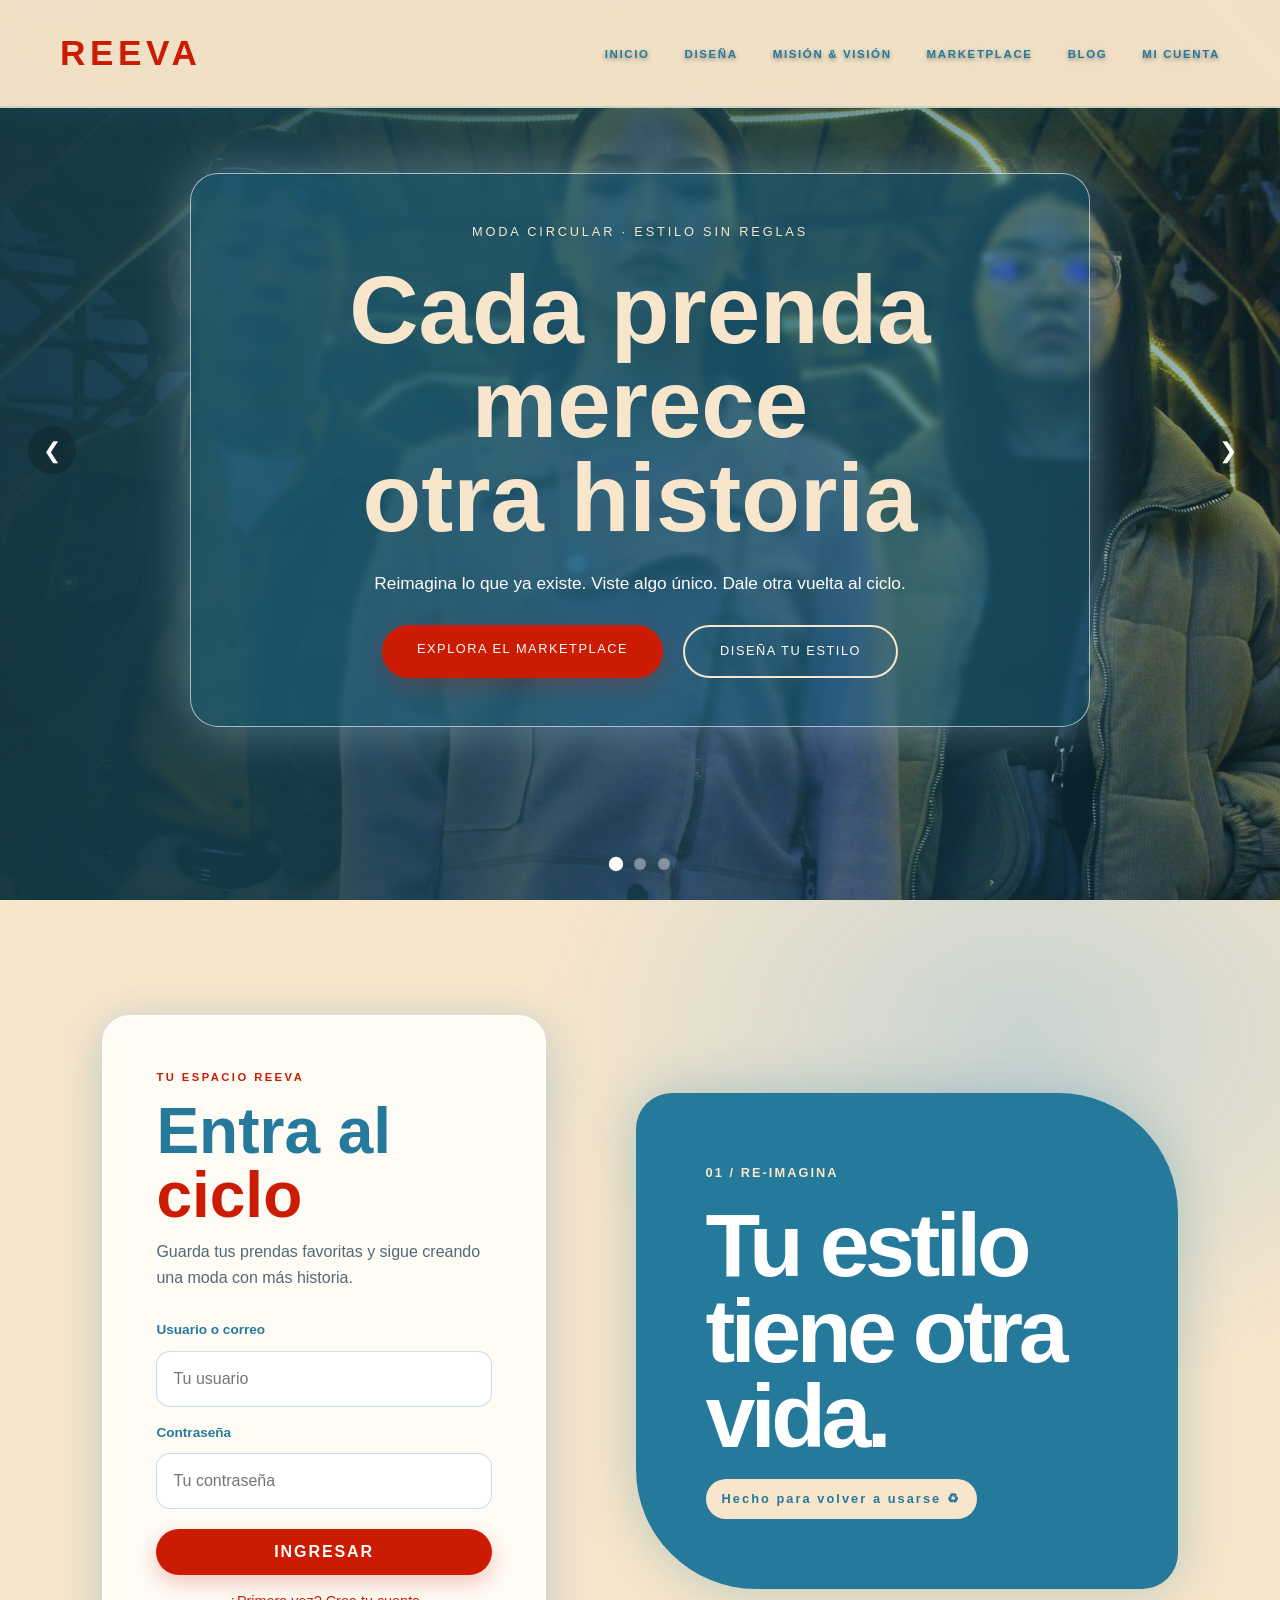
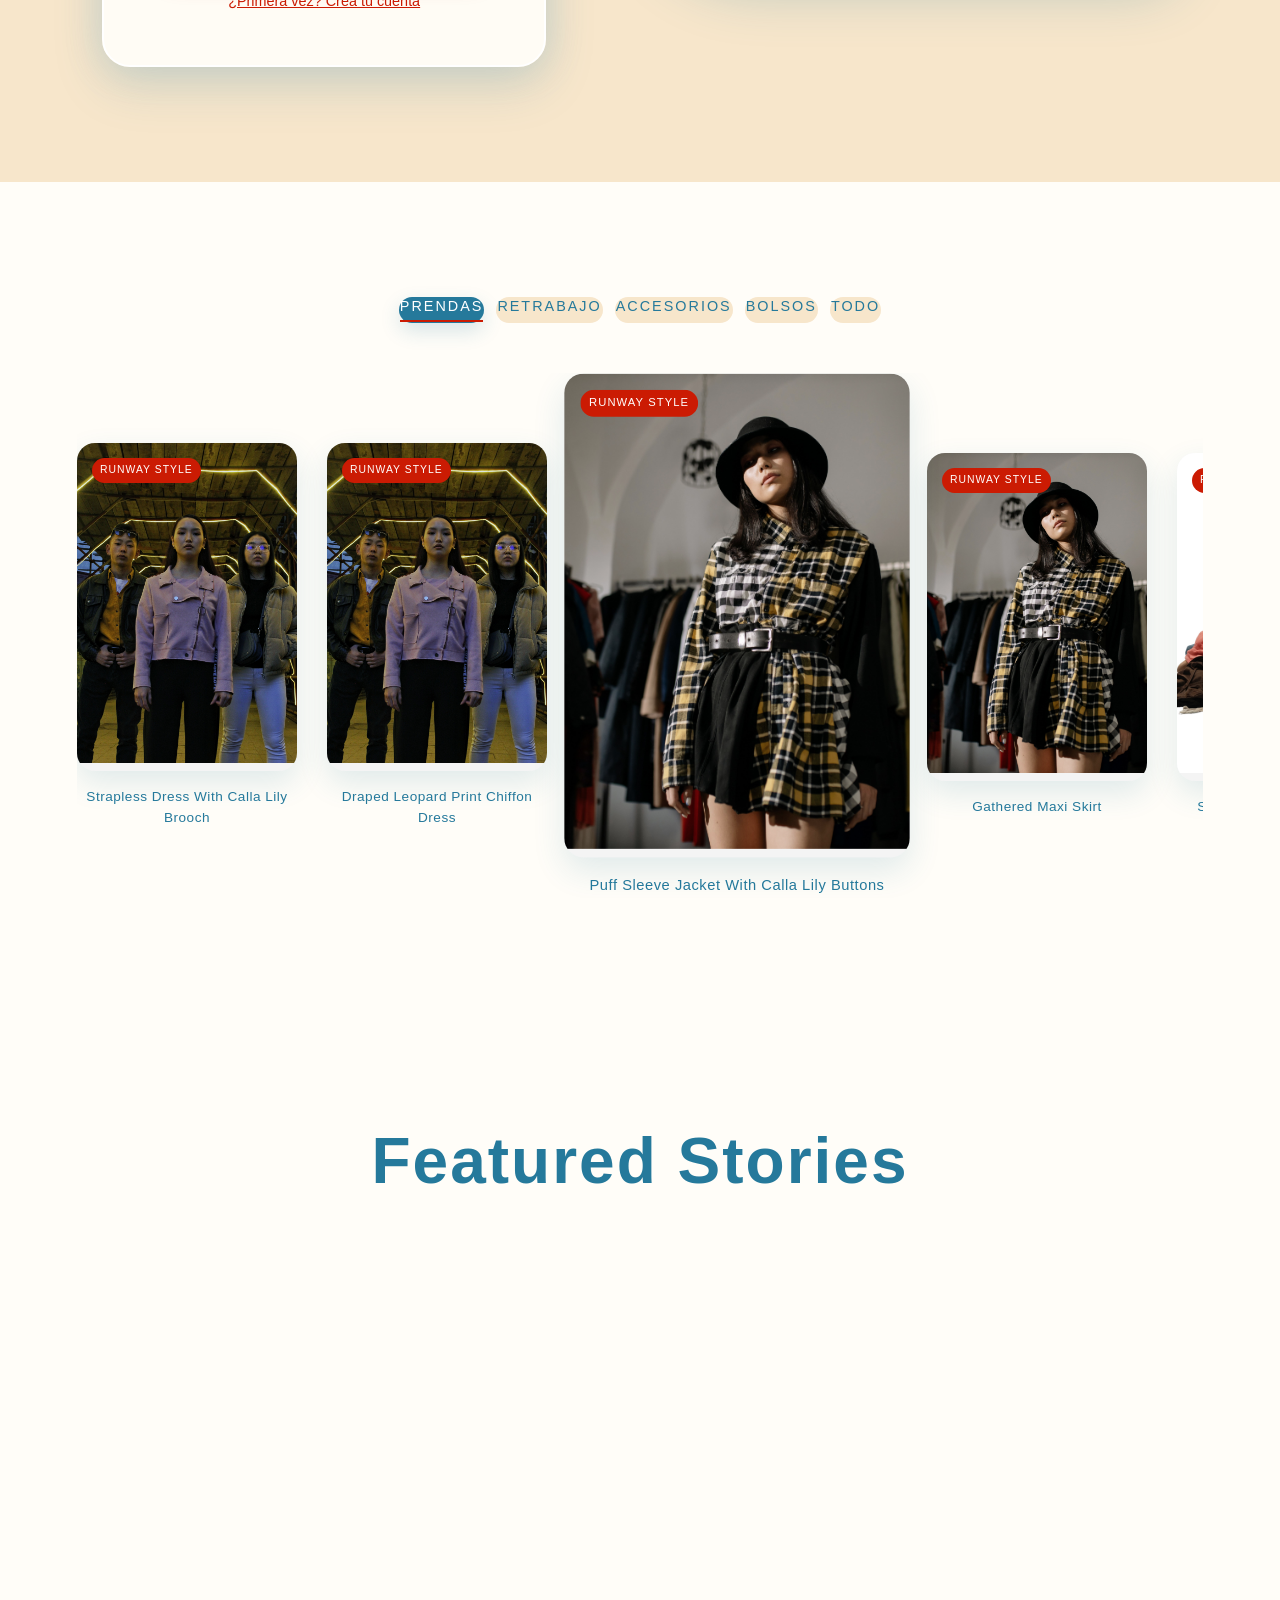
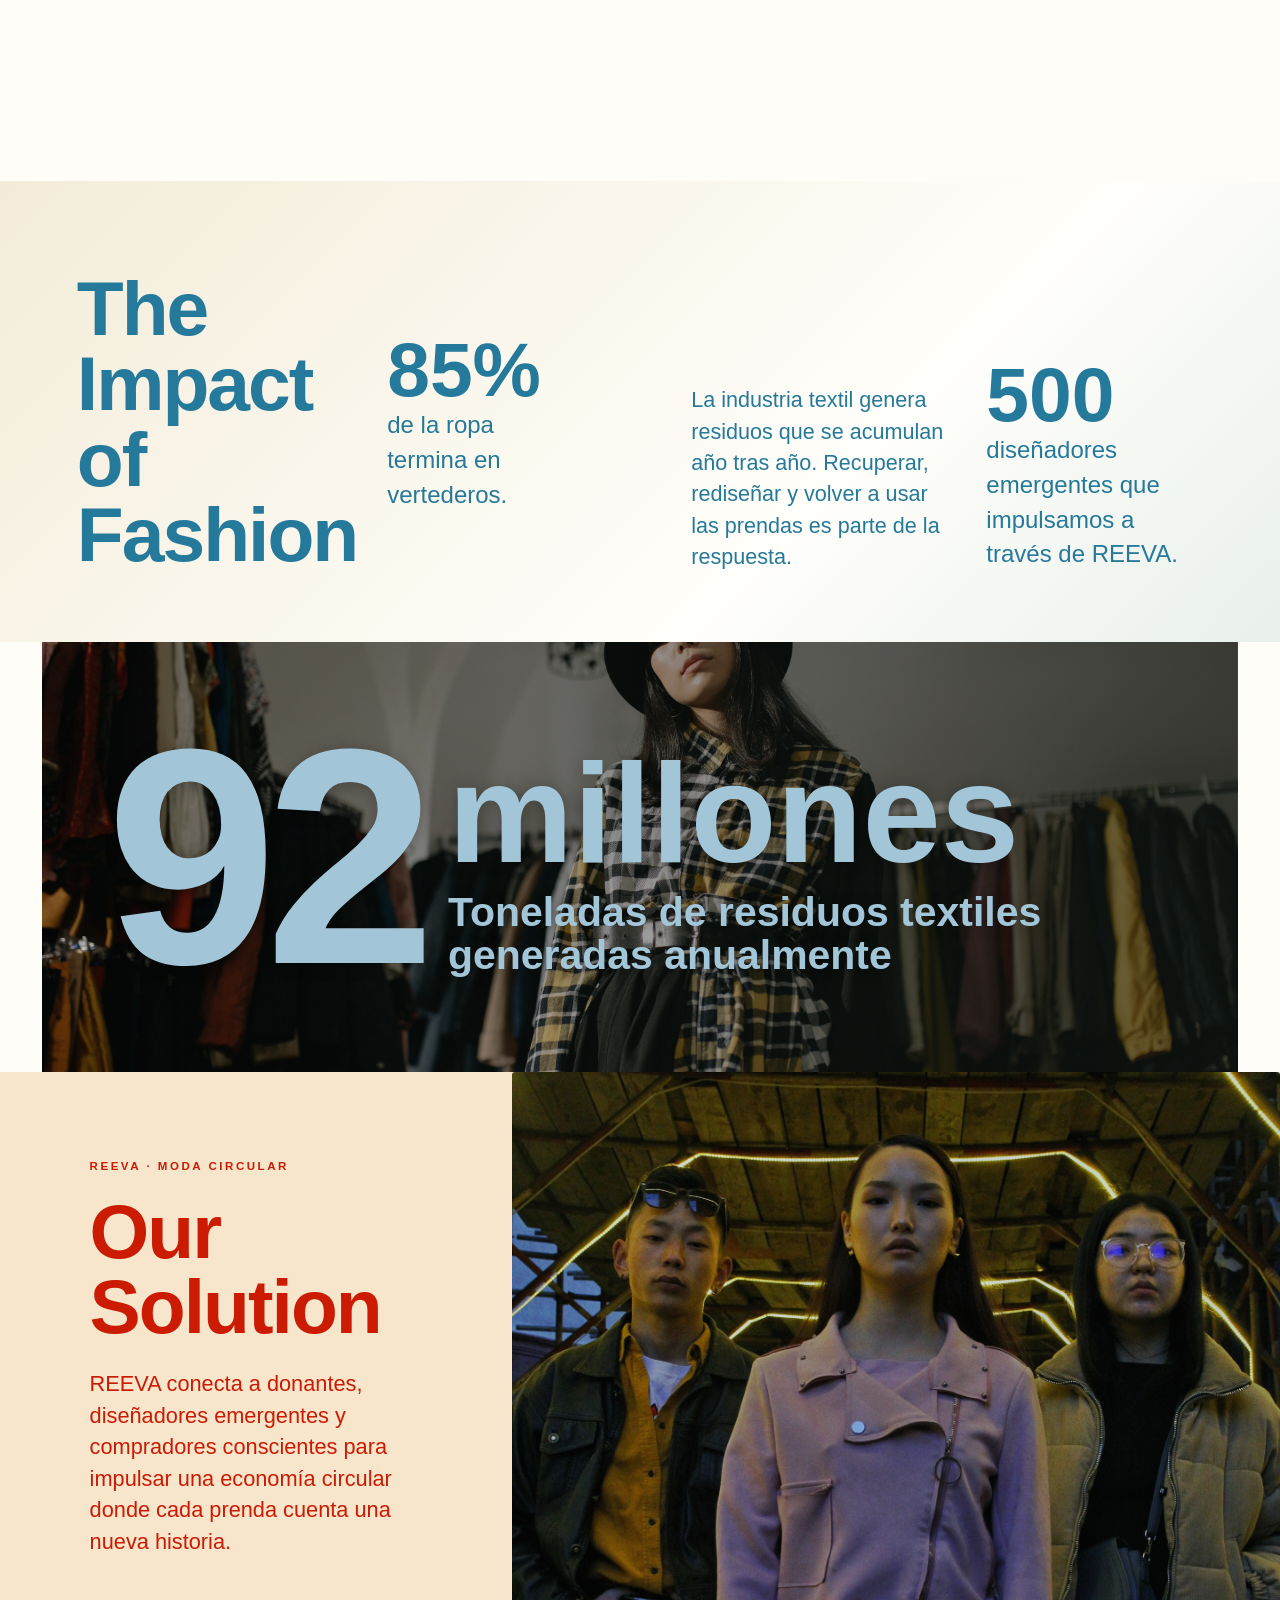
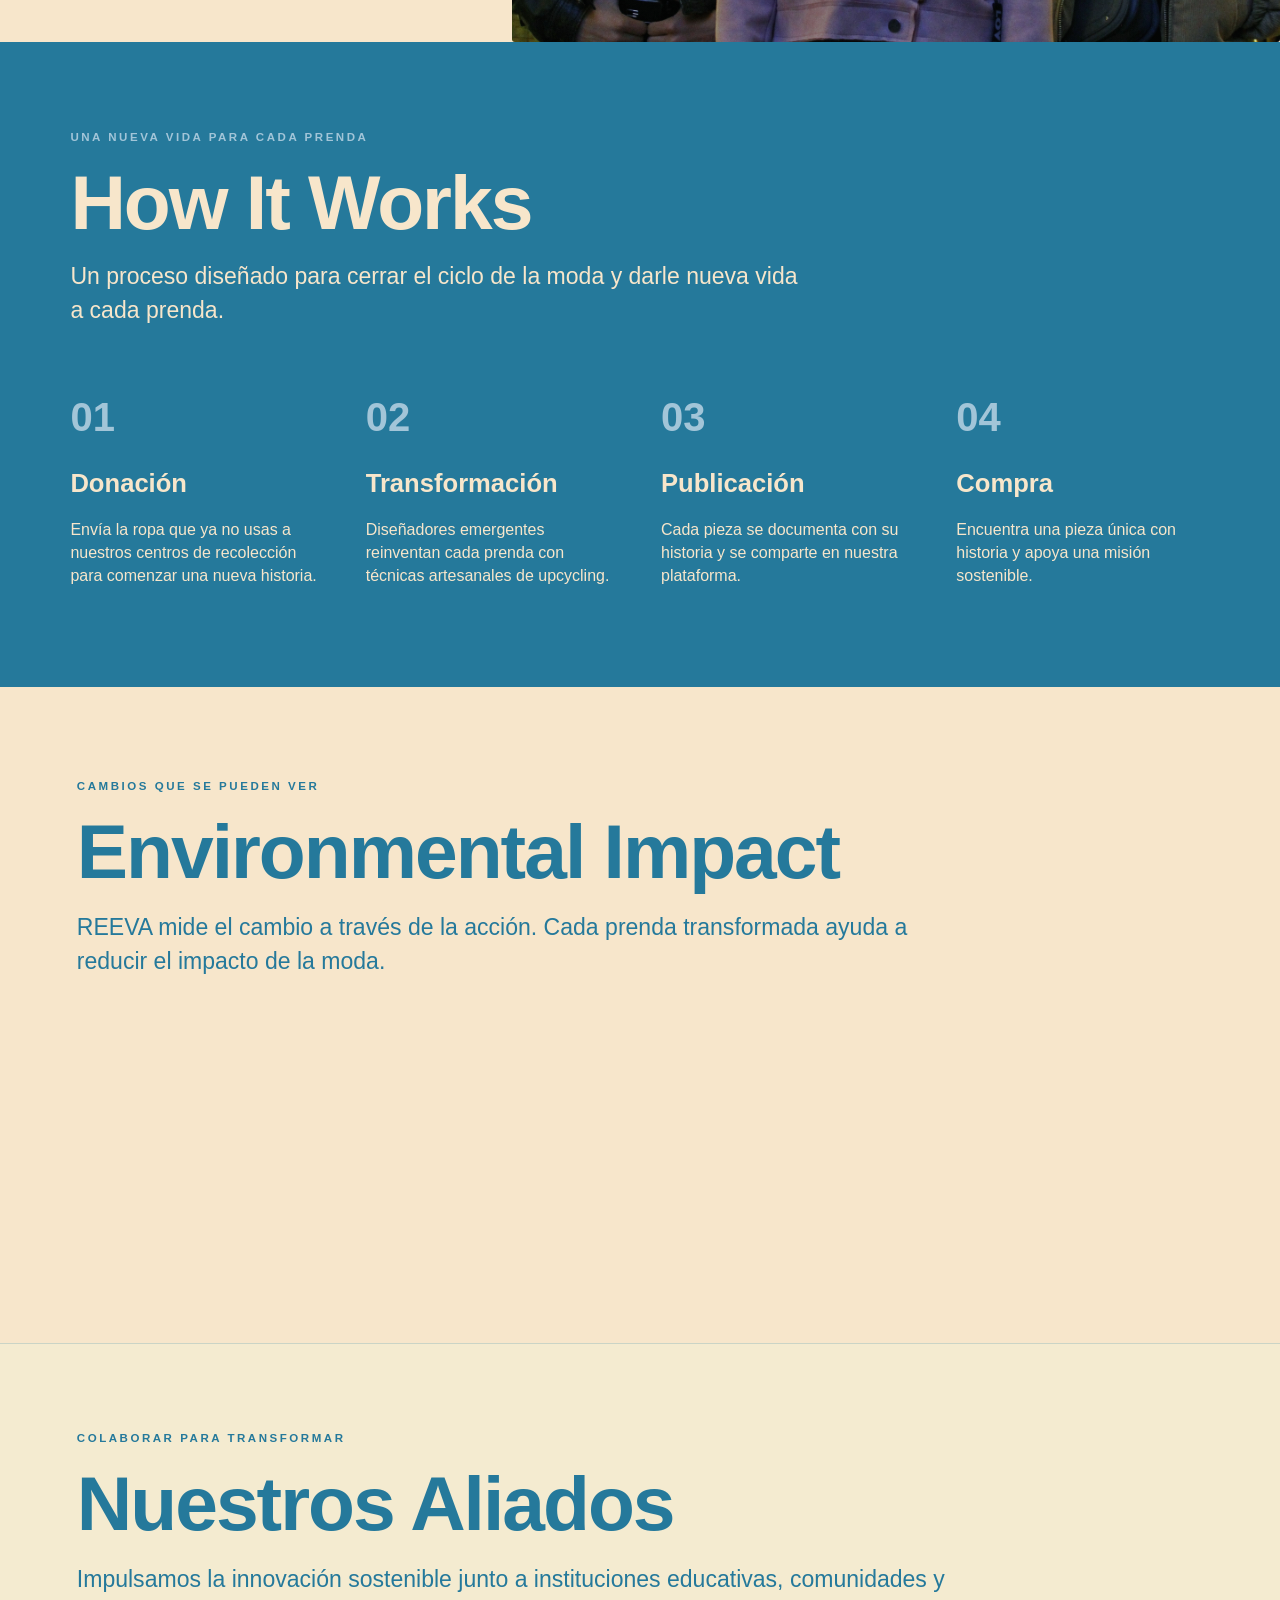
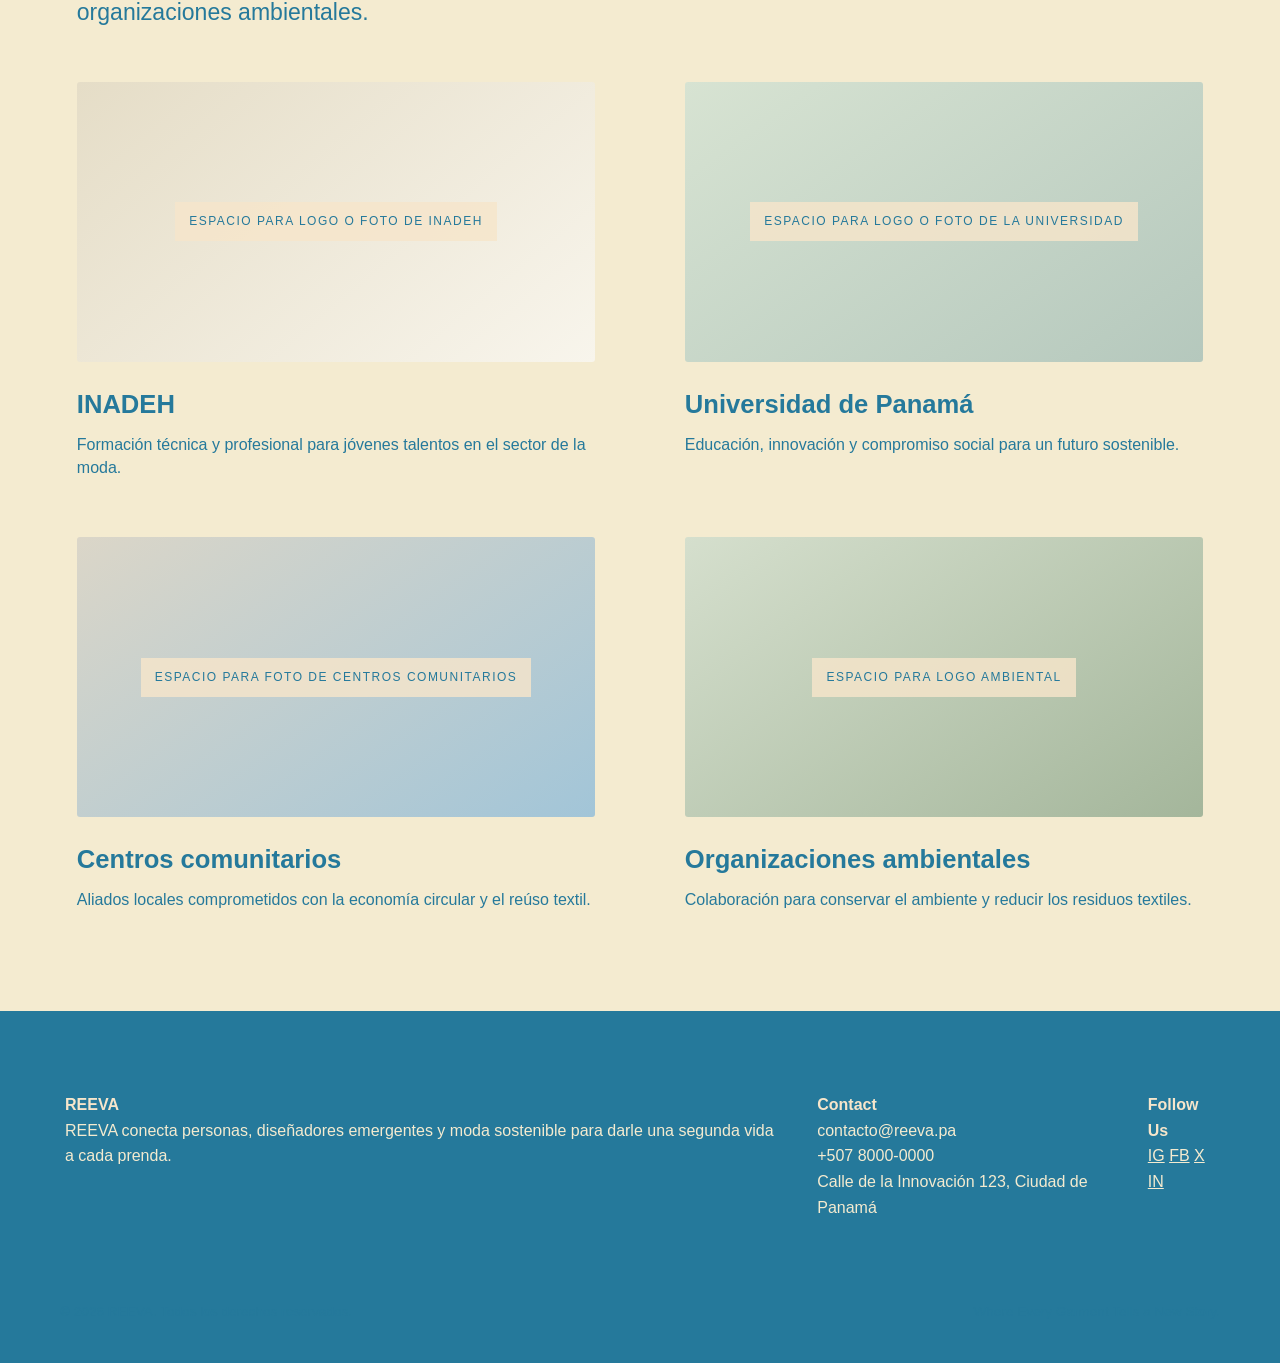
<file: index.html>
<!DOCTYPE html>
<html lang="es">
<head>
    <meta charset="UTF-8">
    <meta name="viewport" content="width=device-width, initial-scale=1.0">
    <title>REEVA — Moda circular con actitud</title>
    <link rel="stylesheet" href="Style.css">
</head>
<body>

    <!-- Header con degradado en color negro -->
    <header class="site-header">
        <div class="logo-container">
            <a href="index.html" style="text-decoration: none;"><h1>REEVA</h1></a>
        </div>
        <nav class="main-nav">
            <ul>
                <li><a href="index.html">Inicio</a></li>
                <li><a href="design-clothes.html">Diseña</a></li>
                <li><a href="mission-vision.html">Misión & Visión</a></li>
                <li><a href="marketplace.html">Marketplace</a></li>
                <li><a href="blog.html">Blog</a></li>
                <li><a href="#cuenta">Mi cuenta</a></li>
            </ul>
        </nav>
    </header>

    <!-- Sección Principal / Hero Carrusel Estilo Carolina Herrera -->
    <section id="inicio" class="hero-section">
        <div class="carousel-slide active" style="background-image: linear-gradient(90deg, rgba(37, 121, 155, 0.82), rgba(37, 121, 155, 0.18)), url('Img/modelo 1.jpg');">
            <div class="hero-content">
                <span class="sub-title">MODA CIRCULAR · ESTILO SIN REGLAS</span>
                <h2>Cada prenda merece otra historia</h2>
                <p>Reimagina lo que ya existe. Viste algo único. Dale otra vuelta al ciclo.</p>
                <div class="hero-buttons">
                    <a href="marketplace.html" class="btn-primary">Explora el marketplace</a>
                    <a href="design-clothes.html" class="btn-secondary">Diseña tu estilo</a>
                </div>
            </div>
        </div>

        <div class="carousel-slide" style="background-image: linear-gradient(90deg, rgba(37, 121, 155, 0.82), rgba(37, 121, 155, 0.18)), url('Img/Mujer upcycling ropa de cuadritos.jpg');">
            <div class="hero-content">
                <span class="sub-title">Spring / Upcycling Runway</span>
                <h2>Redefining Urban Style</h2>
                <p>Piezas únicas creadas a través de técnicas artesanales de patchwork y conciencia ambiental.</p>
                <div class="hero-buttons">
                    <a href="marketplace.html" class="btn-primary">Shop Now</a>
                    <a href="design-clothes.html" class="btn-secondary">Discover</a>
                </div>
            </div>
        </div>

        <div class="carousel-slide" style="background-image: linear-gradient(90deg, rgba(37, 121, 155, 0.82), rgba(37, 121, 155, 0.18)), url('Img/REEVA (1).png');">
            <div class="hero-content">
                <span class="sub-title">From Waste to Wear</span>
                <h2>Lo que descartamos puede volver a vestirnos</h2>
                <p>Reutilizamos textiles y prendas para reducir residuos y crear nuevas piezas con identidad.</p>
                <div class="hero-buttons">
                    <a href="design-clothes.html" class="btn-primary">Descubre el upcycling</a>
                </div>
            </div>
        </div>

        <button class="carousel-control previous" type="button" aria-label="Diapositiva anterior" onclick="changeSlide(-1)">&#10094;</button>
        <button class="carousel-control next" type="button" aria-label="Diapositiva siguiente" onclick="changeSlide(1)">&#10095;</button>
        <div class="carousel-dots" aria-label="Seleccionar diapositiva">
            <button class="dot active" type="button" aria-label="Diapositiva 1" onclick="currentSlide(0)"></button>
            <button class="dot" type="button" aria-label="Diapositiva 2" onclick="currentSlide(1)"></button>
            <button class="dot" type="button" aria-label="Diapositiva 3" onclick="currentSlide(2)"></button>
        </div>
    </section>

    <section id="cuenta" class="account-section">
        <div class="account-card">
            <span class="upcycle-kicker">TU ESPACIO REEVA</span>
            <h2>Entra al <span>ciclo</span></h2>
            <p>Guarda tus prendas favoritas y sigue creando una moda con más historia.</p>
            <form class="account-form" onsubmit="event.preventDefault()">
                <label for="account-user">Usuario o correo</label>
                <input id="account-user" name="usuario" type="text" autocomplete="username" placeholder="Tu usuario" required>
                <label for="account-password">Contraseña</label>
                <input id="account-password" name="contrasena" type="password" autocomplete="current-password" placeholder="Tu contraseña" required>
                <button class="btn-primary" type="submit">Ingresar</button>
                <a href="#cuenta">¿Primera vez? Crea tu cuenta</a>
            </form>
        </div>
        <div class="account-note"><span>01 / RE-IMAGINA</span><strong>Tu estilo<br>tiene otra vida.</strong><span>Hecho para volver a usarse ♻</span></div>
    </section>

    <!-- Sección Interactiva de Categorías de Prendas (Zoom central) -->
    <section class="runway-collection-section">
        <div class="category-tabs">
            <button class="tab-btn active" onclick="filterCategory('ready-to-wear')">PRENDAS</button>
            <button class="tab-btn" onclick="filterCategory('makeup')">RETRABAJO</button>
            <button class="tab-btn" onclick="filterCategory('fragrances')">ACCESORIOS</button>
            <button class="tab-btn" onclick="filterCategory('bags')">BOLSOS</button>
            <button class="tab-btn" onclick="filterCategory('all')">TODO</button>
        </div>

        <div class="runway-gallery-container" id="galleryContainer">
            <div class="runway-item" data-category="ready-to-wear">
            <div class="item-card">
                    <span class="runway-tag">RUNWAY STYLE</span>
                    <img src="Img/modelo 1.jpg" alt="Modelo con una creación REEVA upcycled">
                </div>
                <h4 class="item-title">Strapless Dress With Calla Lily Brooch</h4>
            </div>
            <div class="runway-item" data-category="ready-to-wear">
                <div class="item-card">
                    <span class="runway-tag">RUNWAY STYLE</span>
                    <img src="Img/modelo 1.jpg" alt="Prenda 2">
                </div>
                <h4 class="item-title">Draped Leopard Print Chiffon Dress</h4>
            </div>
            <div class="runway-item active-center" data-category="ready-to-wear">
                <div class="item-card">
                    <span class="runway-tag">RUNWAY STYLE</span>
                    <img src="Img/Mujer upcycling ropa de cuadritos.jpg" alt="Prenda 3">
                </div>
                <h4 class="item-title">Puff Sleeve Jacket With Calla Lily Buttons</h4>
            </div>
            <div class="runway-item" data-category="ready-to-wear">
                <div class="item-card">
                    <span class="runway-tag">RUNWAY STYLE</span>
                    <img src="Img/Mujer upcycling ropa de cuadritos.jpg" alt="Prenda 4">
                </div>
                <h4 class="item-title">Gathered Maxi Skirt</h4>
            </div>
            <div class="runway-item" data-category="ready-to-wear">
                <div class="item-card">
                    <span class="runway-tag">RUNWAY STYLE</span>
                    <img src="Img/REEVA (1).png" alt="Prenda 5">
                </div>
                <h4 class="item-title">Strapless Drop-Waist Gown</h4>
            </div>

            <div class="runway-item" data-category="makeup" style="display:none;">
                <div class="item-card">
                    <span class="runway-tag">BESTSELLER</span>
                    <img src="Img/modelo 1.jpg" alt="Makeup 1">
                </div>
                <h4 class="item-title">Nude Couture Highlighter</h4>
            </div>
            <div class="runway-item" data-category="fragrances" style="display:none;">
                <div class="item-card">
                    <span class="runway-tag">PARFUM</span>
                    <img src="Img/Mujer upcycling ropa de cuadritos.jpg" alt="Fragrance 1">
                </div>
                <h4 class="item-title">Bad Boy Elixir 100ml Eau De Parfum</h4>
            </div>
            <div class="runway-item" data-category="bags" style="display:none;">
                <div class="item-card">
                    <span class="runway-tag">NEW COLLECTION</span>
                    <img src="Img/modelo 1.jpg" alt="Bag 1">
                </div>
                <h4 class="item-title">Pats Leopard Jacquard Clutch</h4>
            </div>
        </div>
    </section>

    <!-- Sección Featured Stories -->
    <section class="featured-stories-section">
        <h3 class="section-heading-editorial">Featured Stories</h3>
        <div class="stories-grid">
            <div class="story-card">
                <img src="Img/modelo 1.jpg" alt="Story 1">
                <h4>La Bomba</h4>
            </div>
            <div class="story-card">
                <img src="Img/REEVA (1).png" alt="Story 2">
                <h4>Good Girl & Bad Boy</h4>
            </div>
            <div class="story-card">
                <img src="Img/modelo 1.jpg" alt="Story 3">
                <h4>212 Fragrances</h4>
            </div>
            <div class="story-card">
                <img src="Img/Mujer upcycling ropa de cuadritos.jpg" alt="Story 4">
                <h4>Makeup Collection</h4>
            </div>
        </div>
    </section>

    <!-- Impacto de la moda y residuos textiles -->
    <section class="reference-section impact-overview">
        <div class="impact-heading">
            <h2>The Impact<br>of Fashion</h2>
            <div class="impact-stat"><strong>85%</strong><p>de la ropa termina en vertederos.</p></div>
        </div>
        <div class="impact-copy">
            <p>La industria textil genera residuos que se acumulan año tras año. Recuperar, rediseñar y volver a usar las prendas es parte de la respuesta.</p>
            <div class="impact-stat"><strong>500</strong><p>diseñadores emergentes que impulsamos a través de REEVA.</p></div>
        </div>
    </section>

    <section class="reference-section landfill-section">
        <div class="landfill-image image-slot"><span>Espacio para imagen de residuos textiles</span></div>
        <div class="landfill-overlay">
            <strong>92</strong><span class="million-label">millones</span>
            <p>Toneladas de residuos textiles generadas anualmente</p>
        </div>
    </section>

    <section class="reference-section solution-section">
        <div class="solution-copy"><span class="reference-kicker">REEVA · MODA CIRCULAR</span><h2>Our<br>Solution</h2><p>REEVA conecta a donantes, diseñadores emergentes y compradores conscientes para impulsar una economía circular donde cada prenda cuenta una nueva historia.</p></div>
        <div class="solution-image image-slot"><span>Espacio para imagen del equipo REEVA</span></div>
    </section>

    <section class="reference-section how-it-works-section">
        <span class="reference-kicker">UNA NUEVA VIDA PARA CADA PRENDA</span><h2>How It Works</h2><p class="how-intro">Un proceso diseñado para cerrar el ciclo de la moda y darle nueva vida a cada prenda.</p>
        <div class="process-grid">
            <article><span class="process-number">01</span><h3>Donación</h3><p>Envía la ropa que ya no usas a nuestros centros de recolección para comenzar una nueva historia.</p></article>
            <article><span class="process-number">02</span><h3>Transformación</h3><p>Diseñadores emergentes reinventan cada prenda con técnicas artesanales de upcycling.</p></article>
            <article><span class="process-number">03</span><h3>Publicación</h3><p>Cada pieza se documenta con su historia y se comparte en nuestra plataforma.</p></article>
            <article><span class="process-number">04</span><h3>Compra</h3><p>Encuentra una pieza única con historia y apoya una misión sostenible.</p></article>
        </div>
    </section>

    <section class="reference-section environmental-section">
        <span class="reference-kicker">CAMBIOS QUE SE PUEDEN VER</span><h2>Environmental Impact</h2>
        <p class="environmental-intro">REEVA mide el cambio a través de la acción. Cada prenda transformada ayuda a reducir el impacto de la moda.</p>
        <div class="environmental-metrics">
            <article><h3>Kilogramos recuperados</h3><strong>12,500 kg</strong><p>Textiles recuperados de vertederos y procesos locales de reciclaje.</p></article>
            <article><h3>Prendas transformadas</h3><strong>450</strong><p>Creaciones únicas diseñadas para darle una segunda vida a la ropa.</p></article>
            <article><h3>Emisiones evitadas</h3><strong>12.5 T CO₂</strong><p>Impacto positivo al evitar la producción de prendas nuevas.</p></article>
        </div>
    </section>

    <section class="reference-section partners-section">
        <span class="reference-kicker">COLABORAR PARA TRANSFORMAR</span><h2>Nuestros Aliados</h2>
        <p class="partners-intro">Impulsamos la innovación sostenible junto a instituciones educativas, comunidades y organizaciones ambientales.</p>
        <div class="partners-grid">
            <article><div class="partner-image image-slot"><span>Espacio para logo o foto de INADEH</span></div><h3>INADEH</h3><p>Formación técnica y profesional para jóvenes talentos en el sector de la moda.</p></article>
            <article><div class="partner-image image-slot"><span>Espacio para logo o foto de la Universidad</span></div><h3>Universidad de Panamá</h3><p>Educación, innovación y compromiso social para un futuro sostenible.</p></article>
            <article><div class="partner-image image-slot"><span>Espacio para foto de centros comunitarios</span></div><h3>Centros comunitarios</h3><p>Aliados locales comprometidos con la economía circular y el reúso textil.</p></article>
            <article><div class="partner-image image-slot"><span>Espacio para logo ambiental</span></div><h3>Organizaciones ambientales</h3><p>Colaboración para conservar el ambiente y reducir los residuos textiles.</p></article>
        </div>
    </section>
    <!-- Footer -->
    <footer class="site-footer">
        <div class="footer-grid">
            <div class="footer-col">
                <h4>REEVA</h4>
                <p>REEVA conecta personas, diseñadores emergentes y moda sostenible para darle una segunda vida a cada prenda.</p>
            </div>
            <div class="footer-col">
                <h4>Contact</h4>
                <p>contacto@reeva.pa</p>
                <p>+507 8000-0000</p>
                <p>Calle de la Innovación 123, Ciudad de Panamá</p>
            </div>
            <div class="footer-col">
                <h4>Follow Us</h4>
                <div class="social-links">
                    <a href="#">IG</a>
                    <a href="#">FB</a>
                    <a href="#">X</a>
                    <a href="#">IN</a>
                </div>
            </div>
        </div>
        <div class="footer-bottom">
            <p>&copy; 2026 REEVA. Todos los derechos reservados.</p>
            <p>Where Every Garment Tells a New Story.</p>
        </div>
    </footer>

    <!-- Contenido de tu página web -->
    
    <!-- Conexión de JavaScript al final del body -->
    <script src=".Js"></script>
</body>
</html>
</file>
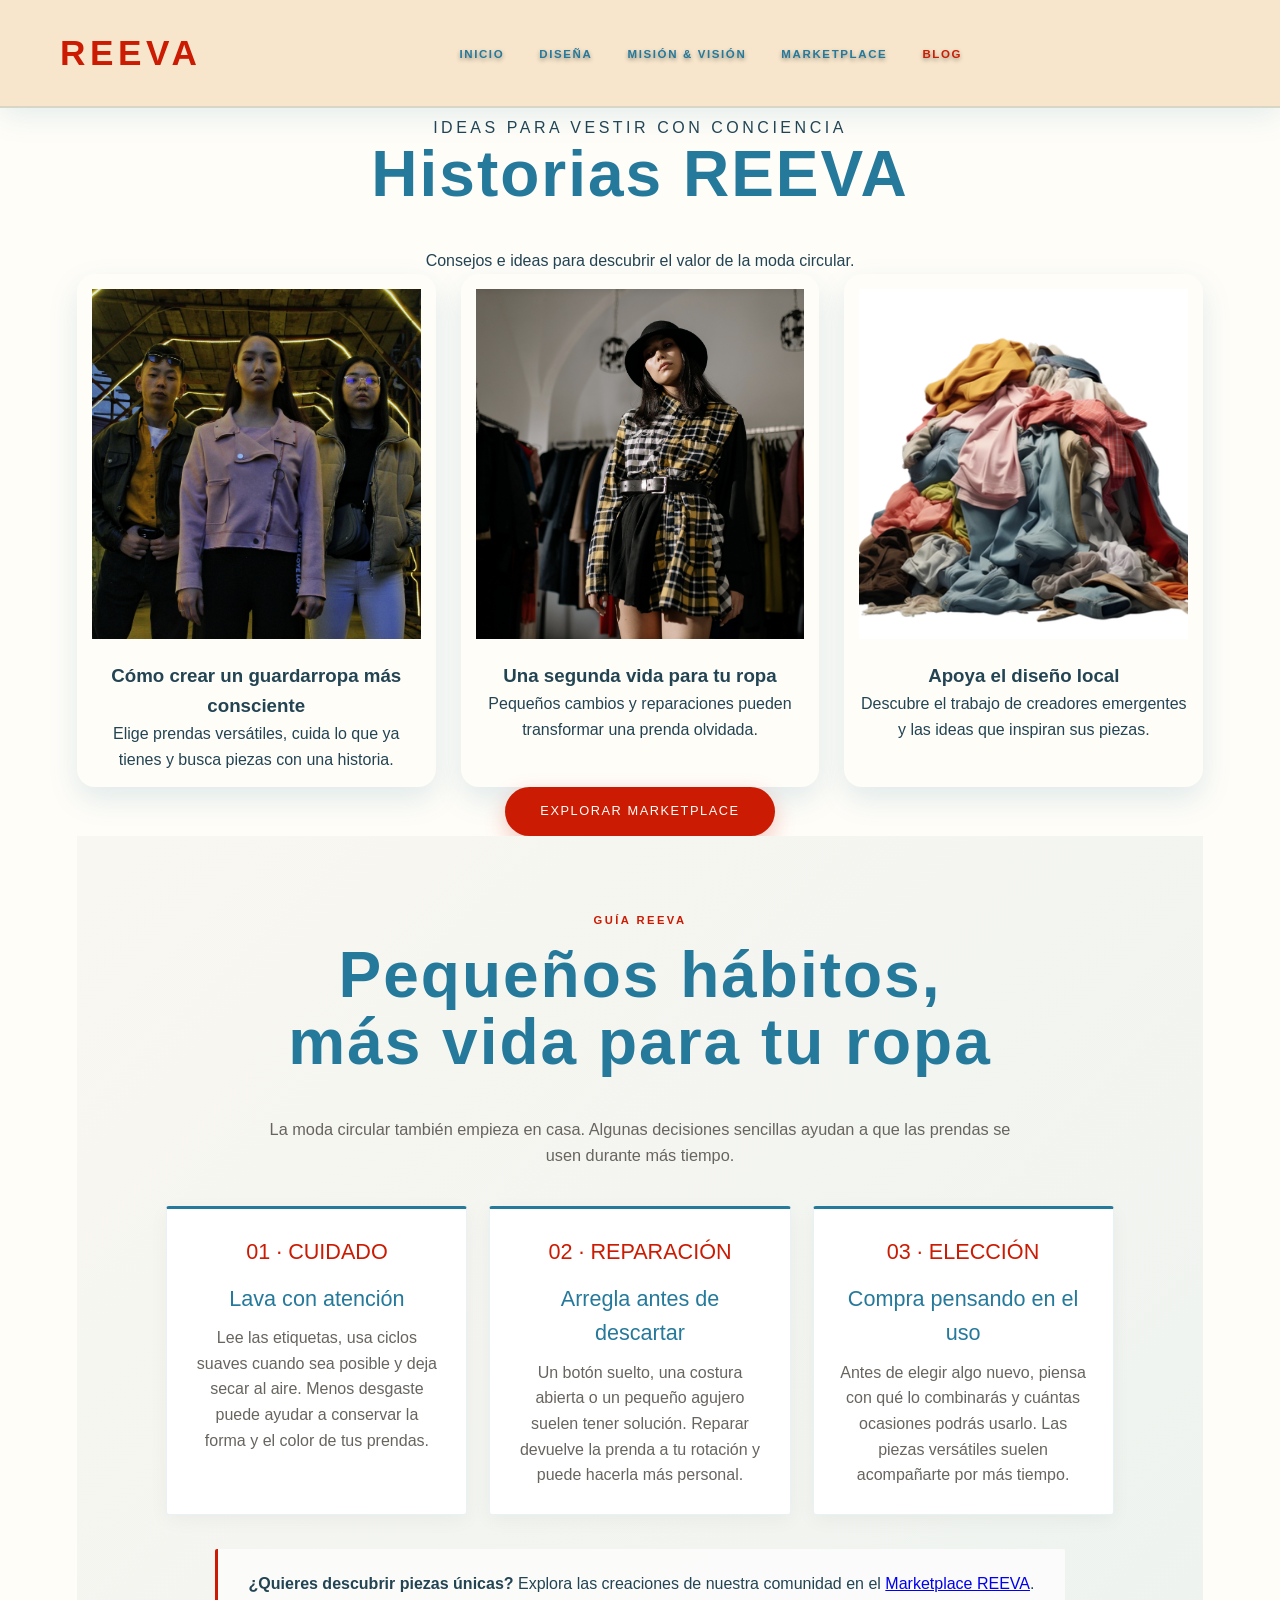
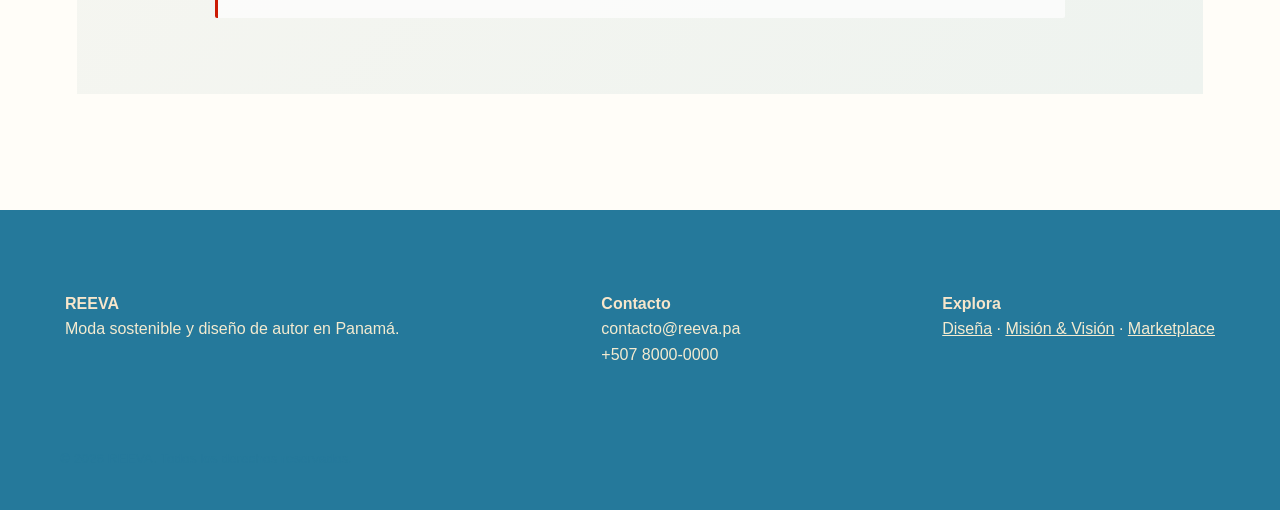
<file: blog.html>
<!DOCTYPE html>
<html lang="es">
<head><meta charset="UTF-8"><meta name="viewport" content="width=device-width, initial-scale=1.0"><title>Blog | REEVA</title><link rel="stylesheet" href="Style.css"></head>
<body>
<header class="site-header"><div class="logo-container"><a href="index.html" style="text-decoration:none"><h1>REEVA</h1></a></div><nav class="main-nav"><ul><li><a href="index.html">Inicio</a></li><li><a href="design-clothes.html">Diseña</a></li><li><a href="mission-vision.html">Misión &amp; Visión</a></li><li><a href="marketplace.html">Marketplace</a></li><li><a href="blog.html" aria-current="page">Blog</a></li></ul></nav><div class="header-actions"></div></header>
<main class="featured-stories-section"><span class="sub-title">IDEAS PARA VESTIR CON CONCIENCIA</span><h2 class="section-heading-editorial">Historias REEVA</h2><p>Consejos e ideas para descubrir el valor de la moda circular.</p><div class="stories-grid"><article class="story-card"><img src="Img/modelo 1.jpg" alt="Moda urbana sostenible"><h3>Cómo crear un guardarropa más consciente</h3><p>Elige prendas versátiles, cuida lo que ya tienes y busca piezas con una historia.</p></article><article class="story-card"><img src="Img/Mujer upcycling ropa de cuadritos.jpg" alt="Diseño de moda"><h3>Una segunda vida para tu ropa</h3><p>Pequeños cambios y reparaciones pueden transformar una prenda olvidada.</p></article><article class="story-card"><img src="Img/REEVA (1).png" alt="Selección de prendas"><h3>Apoya el diseño local</h3><p>Descubre el trabajo de creadores emergentes y las ideas que inspiran sus piezas.</p></article></div><div class="hero-buttons"><a href="marketplace.html" class="btn-primary">Explorar Marketplace</a></div><section class="subpage-section">
  <div class="subpage-intro"><span class="upcycle-kicker">GUÍA REEVA</span><h2 class="section-heading-editorial">Pequeños hábitos, más vida para tu ropa</h2><p>La moda circular también empieza en casa. Algunas decisiones sencillas ayudan a que las prendas se usen durante más tiempo.</p></div>
  <div class="subpage-grid">
    <article class="subpage-card"><span>01 · CUIDADO</span><h3>Lava con atención</h3><p>Lee las etiquetas, usa ciclos suaves cuando sea posible y deja secar al aire. Menos desgaste puede ayudar a conservar la forma y el color de tus prendas.</p></article>
    <article class="subpage-card"><span>02 · REPARACIÓN</span><h3>Arregla antes de descartar</h3><p>Un botón suelto, una costura abierta o un pequeño agujero suelen tener solución. Reparar devuelve la prenda a tu rotación y puede hacerla más personal.</p></article>
    <article class="subpage-card"><span>03 · ELECCIÓN</span><h3>Compra pensando en el uso</h3><p>Antes de elegir algo nuevo, piensa con qué lo combinarás y cuántas ocasiones podrás usarlo. Las piezas versátiles suelen acompañarte por más tiempo.</p></article>
  </div>
  <div class="subpage-note"><strong>¿Quieres descubrir piezas únicas?</strong> Explora las creaciones de nuestra comunidad en el <a href="marketplace.html">Marketplace REEVA</a>.</div>
</section>
</main>
<footer class="site-footer"><div class="footer-grid"><div class="footer-col"><h4>REEVA</h4><p>Moda sostenible y diseño de autor en Panamá.</p></div><div class="footer-col"><h4>Contacto</h4><p>contacto@reeva.pa</p><p>+507 8000-0000</p></div><div class="footer-col"><h4>Explora</h4><p><a href="design-clothes.html">Diseña</a> · <a href="mission-vision.html">Misión &amp; Visión</a> · <a href="marketplace.html">Marketplace</a></p></div></div><div class="footer-bottom"><p>&copy; 2026 REEVA. Todos los derechos reservados.</p></div></footer>
<script src=".Js"></script></body></html>
</file>
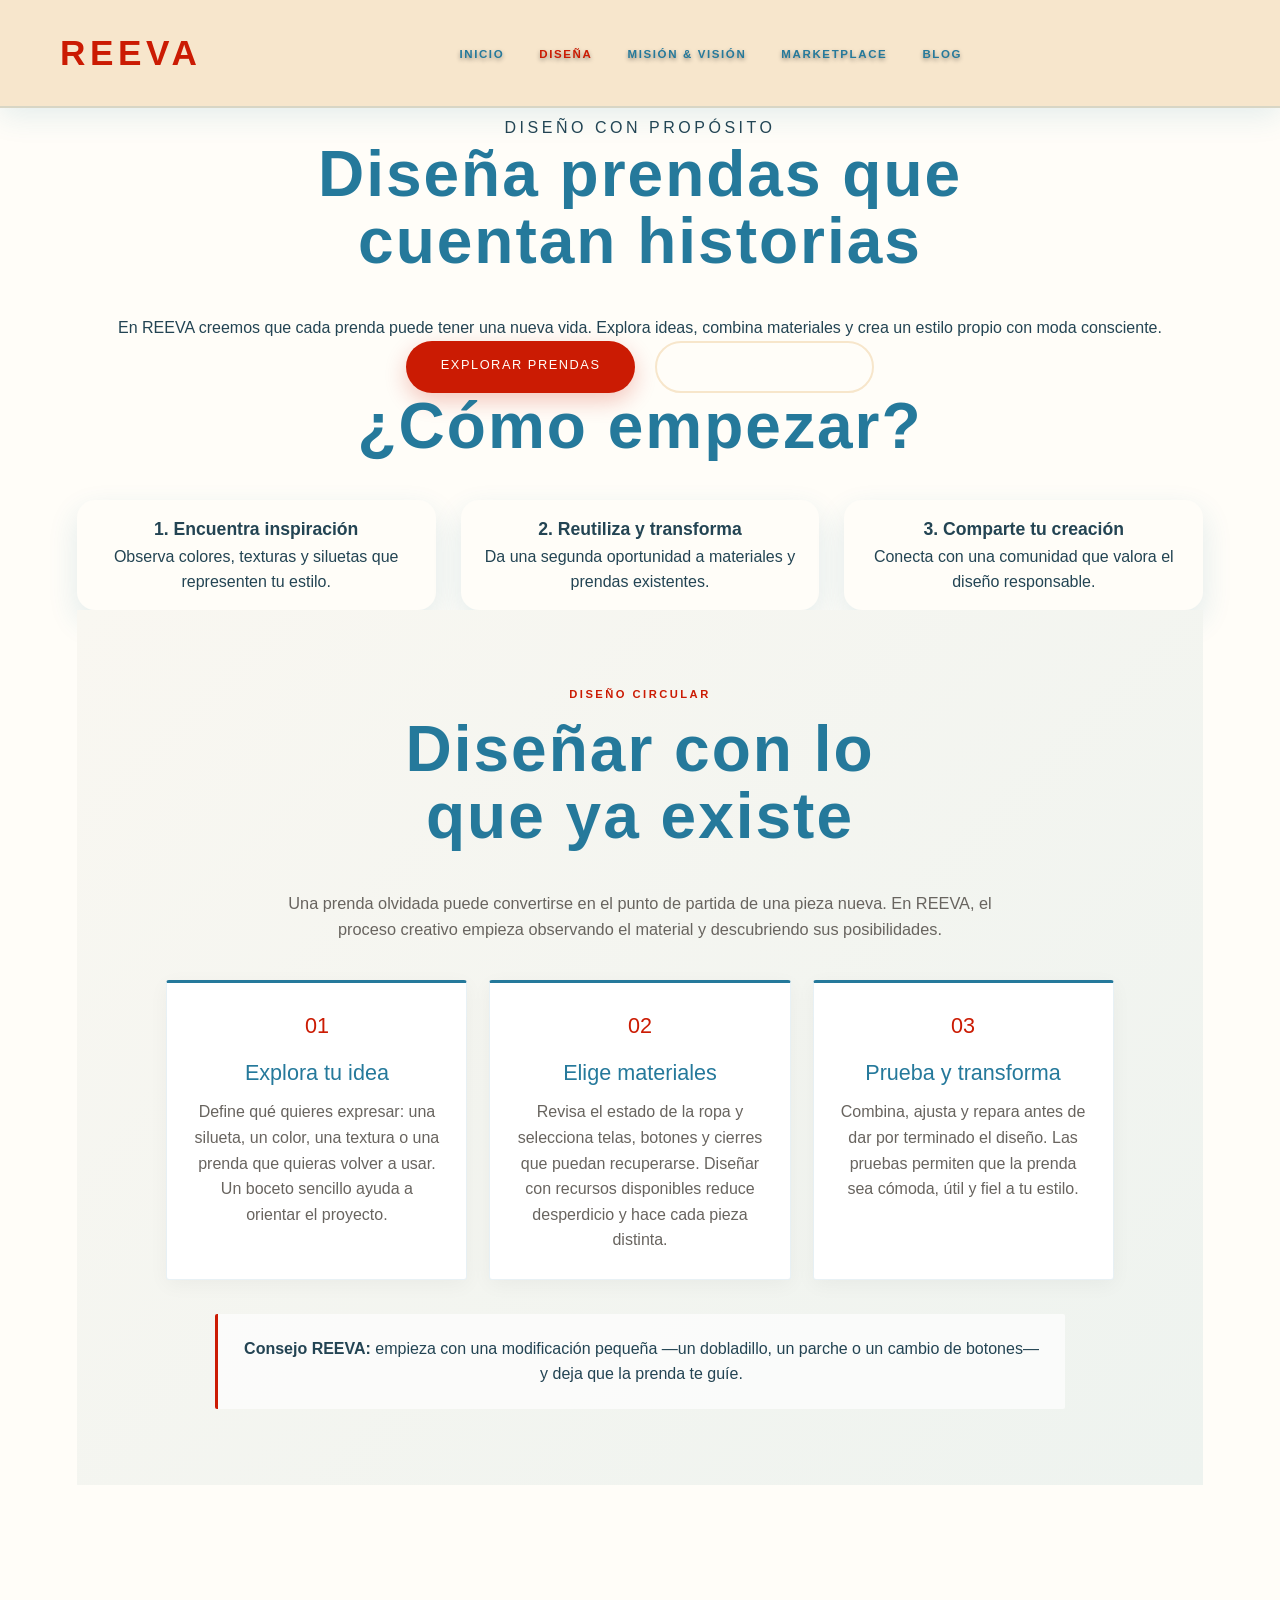
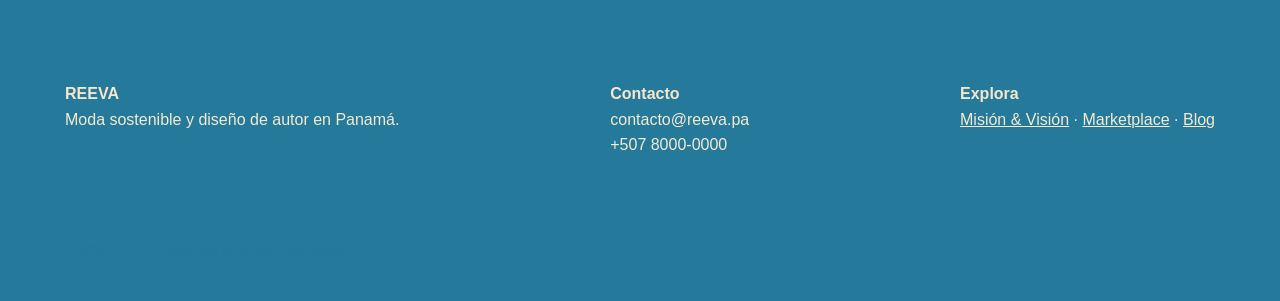
<file: design-clothes.html>
<!DOCTYPE html>
<html lang="es">
<head><meta charset="UTF-8"><meta name="viewport" content="width=device-width, initial-scale=1.0"><title>Design Clothes | REEVA</title><link rel="stylesheet" href="Style.css"></head>
<body>
<header class="site-header"><div class="logo-container"><a href="index.html" style="text-decoration:none"><h1>REEVA</h1></a></div><nav class="main-nav"><ul><li><a href="index.html">Inicio</a></li><li><a href="design-clothes.html" aria-current="page">Diseña</a></li><li><a href="mission-vision.html">Misión &amp; Visión</a></li><li><a href="marketplace.html">Marketplace</a></li><li><a href="blog.html">Blog</a></li></ul></nav><div class="header-actions"></div></header>
<main class="featured-stories-section"><span class="sub-title">DISEÑO CON PROPÓSITO</span><h2 class="section-heading-editorial">Diseña prendas que cuentan historias</h2><p>En REEVA creemos que cada prenda puede tener una nueva vida. Explora ideas, combina materiales y crea un estilo propio con moda consciente.</p><div class="hero-buttons"><a href="marketplace.html" class="btn-primary">Explorar prendas</a><a href="blog.html" class="btn-secondary">Leer inspiración</a></div><h3 class="section-heading-editorial">¿Cómo empezar?</h3><div class="stories-grid"><article class="story-card"><h4>1. Encuentra inspiración</h4><p>Observa colores, texturas y siluetas que representen tu estilo.</p></article><article class="story-card"><h4>2. Reutiliza y transforma</h4><p>Da una segunda oportunidad a materiales y prendas existentes.</p></article><article class="story-card"><h4>3. Comparte tu creación</h4><p>Conecta con una comunidad que valora el diseño responsable.</p></article></div><section class="subpage-section">
  <div class="subpage-intro"><span class="upcycle-kicker">DISEÑO CIRCULAR</span><h2 class="section-heading-editorial">Diseñar con lo que ya existe</h2><p>Una prenda olvidada puede convertirse en el punto de partida de una pieza nueva. En REEVA, el proceso creativo empieza observando el material y descubriendo sus posibilidades.</p></div>
  <div class="subpage-grid">
    <article class="subpage-card"><span>01</span><h3>Explora tu idea</h3><p>Define qué quieres expresar: una silueta, un color, una textura o una prenda que quieras volver a usar. Un boceto sencillo ayuda a orientar el proyecto.</p></article>
    <article class="subpage-card"><span>02</span><h3>Elige materiales</h3><p>Revisa el estado de la ropa y selecciona telas, botones y cierres que puedan recuperarse. Diseñar con recursos disponibles reduce desperdicio y hace cada pieza distinta.</p></article>
    <article class="subpage-card"><span>03</span><h3>Prueba y transforma</h3><p>Combina, ajusta y repara antes de dar por terminado el diseño. Las pruebas permiten que la prenda sea cómoda, útil y fiel a tu estilo.</p></article>
  </div>
  <div class="subpage-note"><strong>Consejo REEVA:</strong> empieza con una modificación pequeña —un dobladillo, un parche o un cambio de botones— y deja que la prenda te guíe.</div>
</section>
</main>
<footer class="site-footer"><div class="footer-grid"><div class="footer-col"><h4>REEVA</h4><p>Moda sostenible y diseño de autor en Panamá.</p></div><div class="footer-col"><h4>Contacto</h4><p>contacto@reeva.pa</p><p>+507 8000-0000</p></div><div class="footer-col"><h4>Explora</h4><p><a href="mission-vision.html">Misión &amp; Visión</a> · <a href="marketplace.html">Marketplace</a> · <a href="blog.html">Blog</a></p></div></div><div class="footer-bottom"><p>&copy; 2026 REEVA. Todos los derechos reservados.</p></div></footer>
<script src=".Js"></script></body></html>
</file>
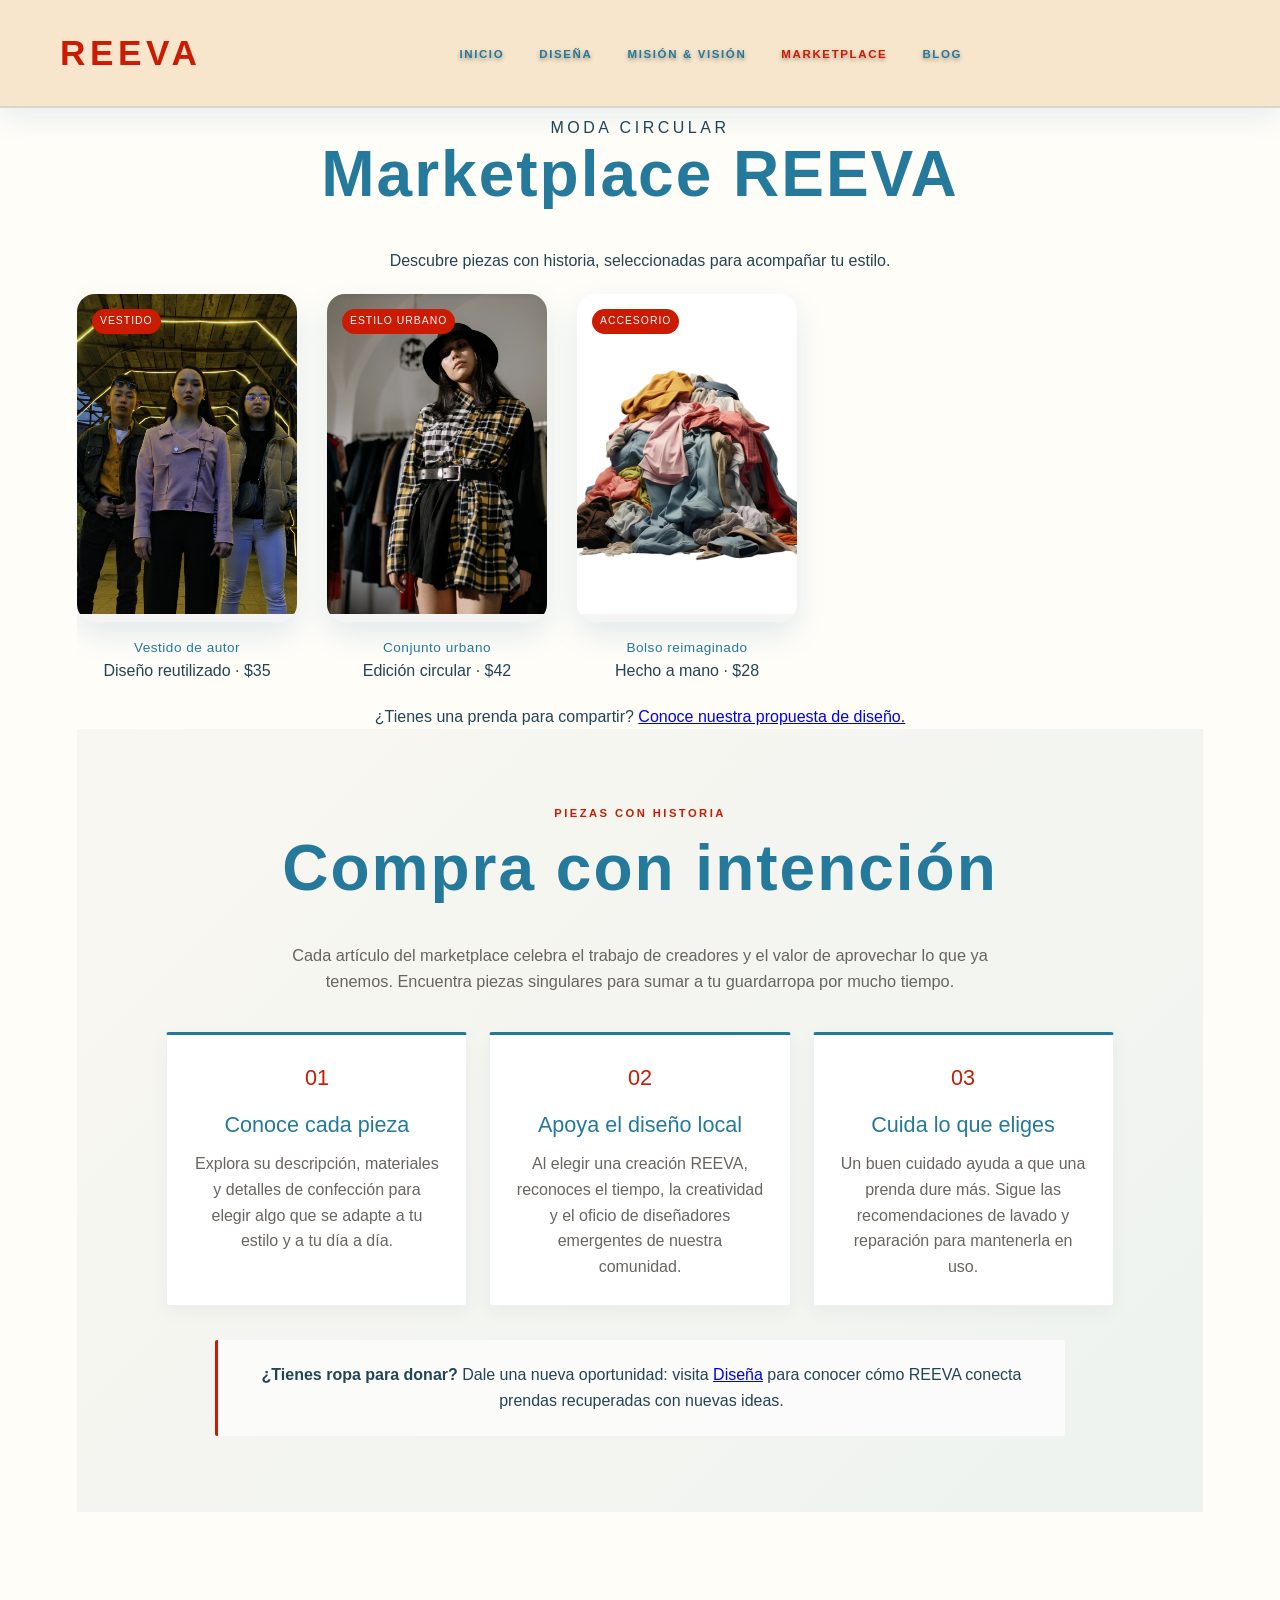
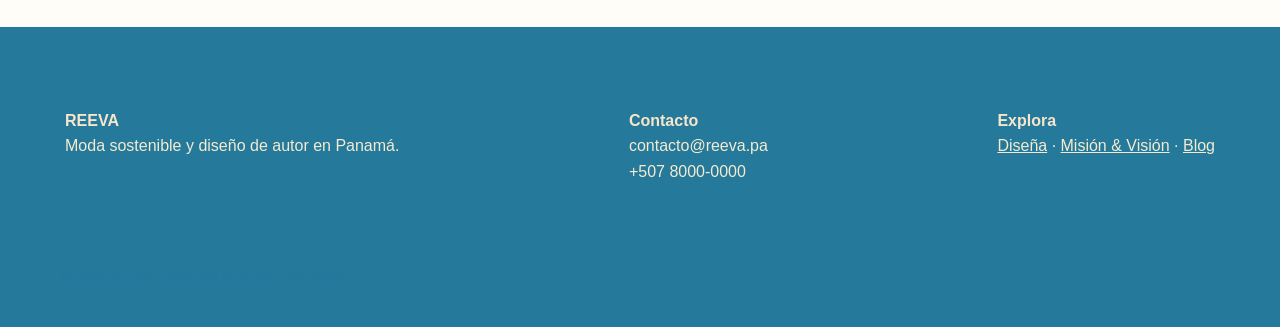
<file: marketplace.html>
<!DOCTYPE html>
<html lang="es">
<head><meta charset="UTF-8"><meta name="viewport" content="width=device-width, initial-scale=1.0"><title>Marketplace | REEVA</title><link rel="stylesheet" href="Style.css"></head>
<body>
<header class="site-header"><div class="logo-container"><a href="index.html" style="text-decoration:none"><h1>REEVA</h1></a></div><nav class="main-nav"><ul><li><a href="index.html">Inicio</a></li><li><a href="design-clothes.html">Diseña</a></li><li><a href="mission-vision.html">Misión &amp; Visión</a></li><li><a href="marketplace.html" aria-current="page">Marketplace</a></li><li><a href="blog.html">Blog</a></li></ul></nav><div class="header-actions"></div></header>
<main class="runway-collection-section"><span class="sub-title">MODA CIRCULAR</span><h2 class="section-heading-editorial">Marketplace REEVA</h2><p>Descubre piezas con historia, seleccionadas para acompañar tu estilo.</p><div class="runway-gallery-container"><article class="runway-item"><div class="item-card"><span class="runway-tag">VESTIDO</span><img src="Img/modelo 1.jpg" alt="Vestido de diseño sostenible"></div><h4 class="item-title">Vestido de autor</h4><p>Diseño reutilizado · $35</p></article><article class="runway-item"><div class="item-card"><span class="runway-tag">ESTILO URBANO</span><img src="Img/Mujer upcycling ropa de cuadritos.jpg" alt="Conjunto de moda urbana"></div><h4 class="item-title">Conjunto urbano</h4><p>Edición circular · $42</p></article><article class="runway-item"><div class="item-card"><span class="runway-tag">ACCESORIO</span><img src="Img/REEVA (1).png" alt="Bolso de moda"></div><h4 class="item-title">Bolso reimaginado</h4><p>Hecho a mano · $28</p></article></div><p>¿Tienes una prenda para compartir? <a href="design-clothes.html">Conoce nuestra propuesta de diseño.</a></p><section class="subpage-section">
  <div class="subpage-intro"><span class="upcycle-kicker">PIEZAS CON HISTORIA</span><h2 class="section-heading-editorial">Compra con intención</h2><p>Cada artículo del marketplace celebra el trabajo de creadores y el valor de aprovechar lo que ya tenemos. Encuentra piezas singulares para sumar a tu guardarropa por mucho tiempo.</p></div>
  <div class="subpage-grid">
    <article class="subpage-card"><span>01</span><h3>Conoce cada pieza</h3><p>Explora su descripción, materiales y detalles de confección para elegir algo que se adapte a tu estilo y a tu día a día.</p></article>
    <article class="subpage-card"><span>02</span><h3>Apoya el diseño local</h3><p>Al elegir una creación REEVA, reconoces el tiempo, la creatividad y el oficio de diseñadores emergentes de nuestra comunidad.</p></article>
    <article class="subpage-card"><span>03</span><h3>Cuida lo que eliges</h3><p>Un buen cuidado ayuda a que una prenda dure más. Sigue las recomendaciones de lavado y reparación para mantenerla en uso.</p></article>
  </div>
  <div class="subpage-note"><strong>¿Tienes ropa para donar?</strong> Dale una nueva oportunidad: visita <a href="design-clothes.html">Diseña</a> para conocer cómo REEVA conecta prendas recuperadas con nuevas ideas.</div>
</section>
</main>
<footer class="site-footer"><div class="footer-grid"><div class="footer-col"><h4>REEVA</h4><p>Moda sostenible y diseño de autor en Panamá.</p></div><div class="footer-col"><h4>Contacto</h4><p>contacto@reeva.pa</p><p>+507 8000-0000</p></div><div class="footer-col"><h4>Explora</h4><p><a href="design-clothes.html">Diseña</a> · <a href="mission-vision.html">Misión &amp; Visión</a> · <a href="blog.html">Blog</a></p></div></div><div class="footer-bottom"><p>&copy; 2026 REEVA. Todos los derechos reservados.</p></div></footer>
<script src=".Js"></script></body></html>
</file>
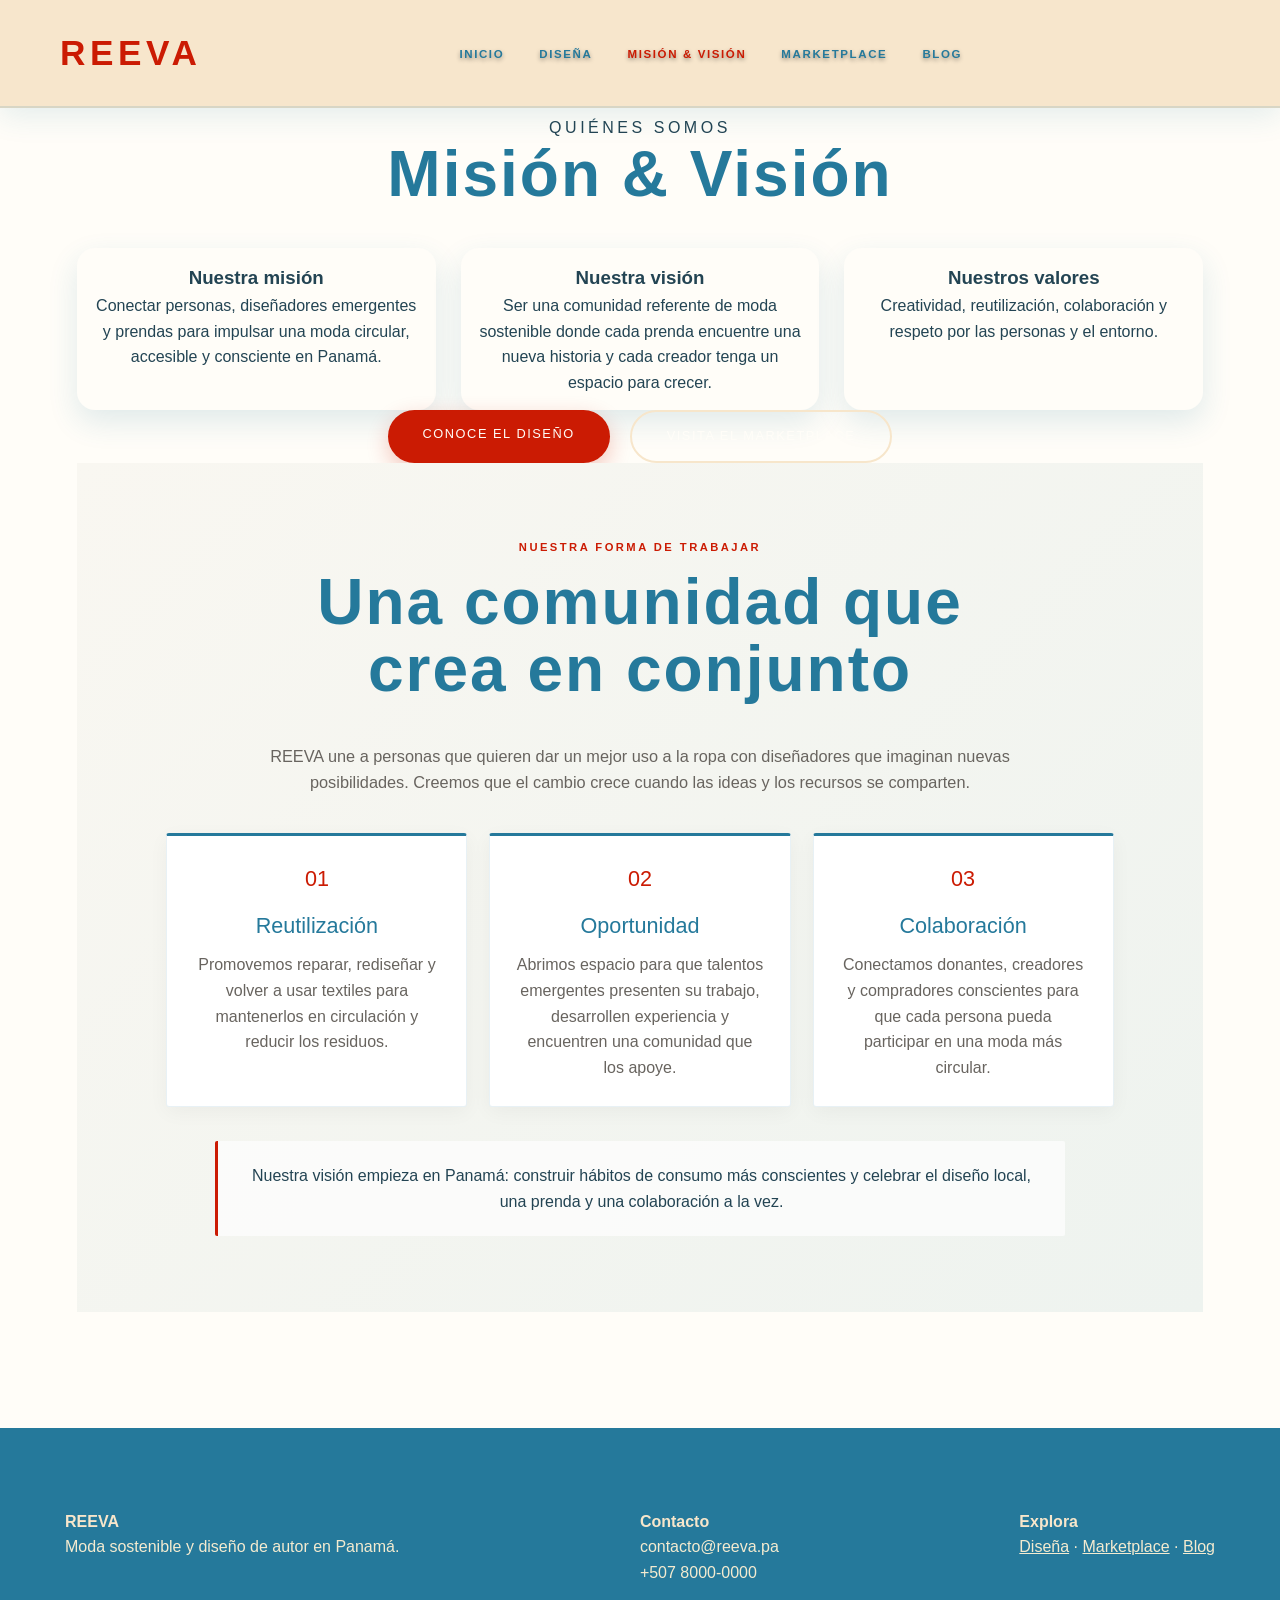
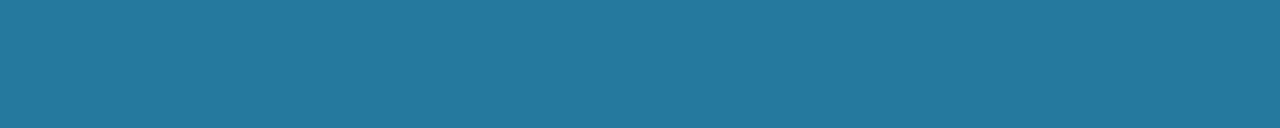
<file: mission-vision.html>
<!DOCTYPE html>
<html lang="es">
<head><meta charset="UTF-8"><meta name="viewport" content="width=device-width, initial-scale=1.0"><title>Misión &amp; Visión | REEVA</title><link rel="stylesheet" href="Style.css"></head>
<body>
<header class="site-header"><div class="logo-container"><a href="index.html" style="text-decoration:none"><h1>REEVA</h1></a></div><nav class="main-nav"><ul><li><a href="index.html">Inicio</a></li><li><a href="design-clothes.html">Diseña</a></li><li><a href="mission-vision.html" aria-current="page">Misión &amp; Visión</a></li><li><a href="marketplace.html">Marketplace</a></li><li><a href="blog.html">Blog</a></li></ul></nav><div class="header-actions"></div></header>
<main class="featured-stories-section"><span class="sub-title">QUIÉNES SOMOS</span><h2 class="section-heading-editorial">Misión &amp; Visión</h2><div class="stories-grid"><article class="story-card"><h3>Nuestra misión</h3><p>Conectar personas, diseñadores emergentes y prendas para impulsar una moda circular, accesible y consciente en Panamá.</p></article><article class="story-card"><h3>Nuestra visión</h3><p>Ser una comunidad referente de moda sostenible donde cada prenda encuentre una nueva historia y cada creador tenga un espacio para crecer.</p></article><article class="story-card"><h3>Nuestros valores</h3><p>Creatividad, reutilización, colaboración y respeto por las personas y el entorno.</p></article></div><div class="hero-buttons"><a href="design-clothes.html" class="btn-primary">Conoce el diseño</a><a href="marketplace.html" class="btn-secondary">Visita el marketplace</a></div><section class="subpage-section">
  <div class="subpage-intro"><span class="upcycle-kicker">NUESTRA FORMA DE TRABAJAR</span><h2 class="section-heading-editorial">Una comunidad que crea en conjunto</h2><p>REEVA une a personas que quieren dar un mejor uso a la ropa con diseñadores que imaginan nuevas posibilidades. Creemos que el cambio crece cuando las ideas y los recursos se comparten.</p></div>
  <div class="subpage-grid">
    <article class="subpage-card"><span>01</span><h3>Reutilización</h3><p>Promovemos reparar, rediseñar y volver a usar textiles para mantenerlos en circulación y reducir los residuos.</p></article>
    <article class="subpage-card"><span>02</span><h3>Oportunidad</h3><p>Abrimos espacio para que talentos emergentes presenten su trabajo, desarrollen experiencia y encuentren una comunidad que los apoye.</p></article>
    <article class="subpage-card"><span>03</span><h3>Colaboración</h3><p>Conectamos donantes, creadores y compradores conscientes para que cada persona pueda participar en una moda más circular.</p></article>
  </div>
  <div class="subpage-note">Nuestra visión empieza en Panamá: construir hábitos de consumo más conscientes y celebrar el diseño local, una prenda y una colaboración a la vez.</div>
</section>
</main>
<footer class="site-footer"><div class="footer-grid"><div class="footer-col"><h4>REEVA</h4><p>Moda sostenible y diseño de autor en Panamá.</p></div><div class="footer-col"><h4>Contacto</h4><p>contacto@reeva.pa</p><p>+507 8000-0000</p></div><div class="footer-col"><h4>Explora</h4><p><a href="design-clothes.html">Diseña</a> · <a href="marketplace.html">Marketplace</a> · <a href="blog.html">Blog</a></p></div></div><div class="footer-bottom"><p>&copy; 2026 REEVA. Todos los derechos reservados.</p></div></footer>
<script src=".Js"></script></body></html>
</file>
<file: Style.css>
* {
    margin: 0;
    padding: 0;
    box-sizing: border-box;
}

html {
    scroll-behavior: auto;
    flex-wrap: nowrap;
}

:root {
    --color-primary-blue: #23749b;
    --color-crema: #f4ebd0;
    --color-red: #b81d13;
    --color-dark: #1a1a1a;
    --color-white: #ffffff;
    --font-heading: 'Times New Roman', Times, serif; 
    --font-sans: 'Helvetica Neue', Arial, sans-serif;
    --transition-smooth: all 0.5s cubic-bezier(0.16, 1, 0.3, 1);
}

body {
    font-family: var(--font-sans);
    color: var(--color-dark);
    background-color: var(--color-white);
    line-height: 1.6;
}

/* Header con degradado en color negro original */
.site-header {
   position: fixed;        /* Mantiene el header flotando arriba */
    top: 0;
    left: 0;
    width: 100%;
    z-index: 1000;          /* Siempre por encima de todo */
    display: flex;
    justify-content: space-between;
    align-items: center;
    padding: 25px 60px;
    
    /* Fondo oscuro sólido o semitransparente para que el texto blanco se lea perfecto */
    background: linear-gradient(to bottom, #b81d13 0%, rgba(0, 0, 0, 0) 100%);
    backdrop-filter: blur(8px);     /* Efecto vidrio esmerilado moderno */
    
    transition: transform 0.3s ease-in-out; /* Para que suba y baje suavemente */
}

/* Para mantener la animación cuando bajes la página */
.site-header.oculto {
    transform: translateY(-100%);
}

.logo-container h1 {
    font-family: var(--font-heading);
    font-size: 2.2rem;
    letter-spacing: 4px;
    color: var(--color-white);
}

.main-nav ul {
    display: flex;
    list-style: none;
    gap: 35px;
}

.main-nav a {
    text-decoration: none;
    color: var(--color-white);
    font-size: 0.85rem;
    text-transform: uppercase;
    letter-spacing: 2px;
    position: relative;
    padding-bottom: 5px;
    transition: var(--transition-smooth);
    text-shadow: 0 2px 4px rgba(0,0,0,0.4);
}

.main-nav a::after {
    content: '';
    position: absolute;
    width: 0;
    height: 1px;
    bottom: 0;
    left: 0;
    background-color: var(--color-white);
    transition: var(--transition-smooth);
}

.main-nav a:hover::after {
    width: 100%;
}

.header-actions {
    display: flex;
    gap: 20px;
}

.action-icon {
    text-decoration: none;
    font-size: 1.1rem;
    color: var(--color-white);
    transition: var(--transition-smooth);
}

/* Hero Carrusel */
.hero-section {
    height: 100vh;
    position: relative;
    overflow: hidden;
    display: flex;
    justify-content: center;
    align-items: center;
}

.carousel-slide {
    position: absolute;
    top: 0;
    left: 0;
    width: 100%;
    height: 100%;
    background-size: cover;
    background-position: center;
    display: flex;
    justify-content: center;
    align-items: center;
    opacity: 0;
    visibility: hidden;
    transition: opacity 1s ease-in-out, visibility 1s ease-in-out;
}

.carousel-slide.active {
    opacity: 1;
    visibility: visible;
}

.hero-content {
    max-width: 850px;
    text-align: center;
    color: var(--color-white);
    padding: 0 20px;
    z-index: 2;
}

.hero-content .sub-title {
    display: block;
    font-size: 0.8rem;
    text-transform: uppercase;
    letter-spacing: 4px;
    margin-bottom: 20px;
}

.hero-content h2 {
    font-family: var(--font-heading);
    font-size: 4rem;
    margin-bottom: 25px;
    font-weight: 400;
}

.hero-content p {
    font-size: 1.15rem;
    margin-bottom: 45px;
    font-weight: 300;
}

.hero-buttons {
    display: flex;
    justify-content: center;
    gap: 20px;
}

.btn-primary, .btn-secondary {
    padding: 14px 35px;
    text-decoration: none;
    text-transform: uppercase;
    font-size: 0.8rem;
    letter-spacing: 2px;
    font-weight: 500;
    transition: var(--transition-smooth);
}

.btn-primary {
    background-color: var(--color-white);
    color: var(--color-dark);
}

.btn-primary:hover {
    background-color: var(--color-red);
    color: var(--color-white);
    transform: translateY(-3px);
}

.btn-secondary {
    background-color: transparent;
    color: var(--color-white);
    border: 1px solid var(--color-white);
}

.btn-secondary:hover {
    background-color: var(--color-white);
    color: var(--color-dark);
    transform: translateY(-3px);
}

.carousel-dots {
    position: absolute;
    bottom: 30px;
    display: flex;
    gap: 12px;
    z-index: 10;
}

.dot {
    width: 12px;
    height: 12px;
    background-color: rgba(255, 255, 255, 0.4);
    border-radius: 50%;
    cursor: pointer;
    transition: var(--transition-smooth);
}

.dot.active, .dot:hover {
    background-color: var(--color-white);
    transform: scale(1.2);
}

/* Galería de prendas con zoom dinámico central */
.runway-collection-section {
    padding: 80px 20px;
    background-color: var(--color-white);
    text-align: center;
}

.category-tabs {
    display: flex;
    justify-content: center;
    gap: 40px;
    margin-bottom: 50px;
    flex-wrap: wrap;
}

.tab-btn {
    background: none;
    border: none;
    font-size: 0.9rem;
    text-transform: uppercase;
    letter-spacing: 2px;
    cursor: pointer;
    color: #888;
    padding-bottom: 8px;
    position: relative;
    transition: var(--transition-smooth);
}

.tab-btn.active, .tab-btn:hover {
    color: var(--color-dark);
}

.tab-btn.active::after {
    content: '';
    position: absolute;
    bottom: 0;
    left: 0;
    width: 100%;
    height: 2px;
    background-color: var(--color-red);
}

.runway-gallery-container {
    display: flex;
    justify-content: flex-start;
    align-items: center;
    gap: 30px;
    overflow: hidden;
    overflow-y: hidden;
    scrollbar-width: none;
    -ms-overflow-style: none;
    padding: 20px 0;
    scroll-behavior: auto;
    flex-wrap: nowrap;
}

.runway-item {
    flex: 0 0 220px;
    transition: var(--transition-smooth);
    opacity: 1;
    cursor: pointer;
}

.runway-item img {
    width: 100%;
    height: 320px;
    object-fit: cover;
    transition: var(--transition-smooth);
}

.item-card {
    position: relative;
    background-color: #f4f4f4;
    overflow: hidden;
    margin-bottom: 15px;
}

.runway-tag {
    position: absolute;
    top: 15px;
    left: 15px;
    background: rgba(0,0,0,0.6);
    color: #fff;
    font-size: 0.65rem;
    padding: 4px 8px;
    letter-spacing: 1px;
    z-index: 2;
}

.item-title {
    font-size: 0.85rem;
    font-weight: 400;
    letter-spacing: 0.5px;
    color: var(--color-dark);
}

.runway-item.active-center {
    flex: 0 0 320px;
    opacity: 1;
    transform: scale(1.08);
    z-index: 5;
}

.runway-item.active-center img {
    height: 440px;
}

.runway-item:hover {
    opacity: 1;
}

/* Stories y Footer */
.featured-stories-section {
    padding: 100px 40px;
    background-color: #faf8f5;
    text-align: center;
}

.section-heading-editorial {
    font-family: var(--font-heading);
    font-size: 2.5rem;
    margin-bottom: 40px;
    letter-spacing: 2px;
}

.stories-grid {
    display: flex;
    justify-content: center;
    gap: 25px;
    max-width: 1200px;
    margin: 0 auto;
}

.story-card {
    flex: 1;
    background: var(--color-white);
    padding: 15px;
    box-shadow: 0 5px 20px rgba(0,0,0,0.05);
    transition: var(--transition-smooth);
}

.story-card img {
    width: 100%;
    height: 350px;
    object-fit: cover;
    margin-bottom: 15px;
}

.story-card h4 {
    font-family: var(--font-heading);
    font-size: 1.1rem;
}

.site-footer {
    background-color: var(--color-crema);
    color: var(--color-dark);
    padding: 80px 60px 40px 60px;
    border-top: 1px solid #e8dec2;
}

.footer-grid {
    display: flex;
    justify-content: space-between;
    max-width: 1150px;
    margin: 0 auto 50px auto;
    gap: 40px;
}

.footer-bottom {
    text-align: center;
    border-top: 1px solid #e8dec2;
    padding-top: 30px;
    font-size: 0.85rem;
    color: #777;
    display: flex;
    justify-content: space-between;
}
/* Controles del carrusel de inicio */
.carousel-control {
    position: absolute;
    top: 50%;
    z-index: 10;
    display: grid;
    place-items: center;
    width: 48px;
    height: 48px;
    border: 1px solid rgba(255,255,255,.75);
    border-radius: 50%;
    background: rgba(0,0,0,.2);
    color: #fff;
    font-size: 1.4rem;
    cursor: pointer;
    transform: translateY(-50%);
    transition: background .25s ease, transform .25s ease;
}
.carousel-control:hover { background: rgba(0,0,0,.55); transform: translateY(-50%) scale(1.06); }
.carousel-control.previous { left: 28px; }
.carousel-control.next { right: 28px; }
.carousel-dots { align-items: center; }
.dot { border: 0; padding: 0; }
@media (max-width: 700px) {
    .carousel-control { width: 40px; height: 40px; }
    .carousel-control.previous { left: 12px; }
    .carousel-control.next { right: 12px; }
    .hero-content h2 { font-size: clamp(2.2rem, 10vw, 3.2rem); }
    .hero-buttons { flex-wrap: wrap; }
}
@media (prefers-reduced-motion: reduce) {
    .carousel-slide { transition: none; }
}

/* REEVA: identidad luminosa, juvenil y circular */
:root {
  --color-primary-blue: #25799B;
  --color-crema: #F7E6CB;
  --color-red: #CB1B03;
  --color-light-blue: #A2C5D8;
  --color-dark: #25799B;
  --color-white: #fffdf8;
  --color-ink: #234453;
  --font-heading: 'Arial Rounded MT Bold', 'Trebuchet MS', Arial, sans-serif;
  --font-sans: 'Trebuchet MS', Arial, sans-serif;
  --font-accent: 'Trebuchet MS', Arial, sans-serif;
}
body { background: #fffdf8; color: var(--color-ink); }
.site-header { background: rgba(247,230,203,.96); border-bottom: 2px solid rgba(37,121,155,.15); box-shadow: 0 8px 28px rgba(37,121,155,.12); }
.logo-container h1 { color: var(--color-red); font-family: var(--font-heading); letter-spacing: .13em; }
.main-nav a { color: var(--color-primary-blue); font-weight: 700; }
.main-nav a:hover, .main-nav a[aria-current="page"] { color: var(--color-red); }
.hero-section { background: var(--color-primary-blue); }
.carousel-slide { background-position: center 38%; }
.carousel-slide::before { background: linear-gradient(90deg, rgba(37,121,155,.9), rgba(37,121,155,.28)); }
.hero-content { padding: clamp(22px,4vw,48px); border: 1px solid rgba(255,255,255,.55); border-radius: 28px; background: rgba(37,121,155,.34); box-shadow: 0 0 55px rgba(162,197,216,.42); backdrop-filter: blur(3px); }
.hero-content h2 { color: var(--color-crema); font-family: var(--font-heading); font-weight: 900; }
.hero-content .sub-title { color: var(--color-crema); }
.btn-primary { color: #fffdf8; background: var(--color-red); border: 0; border-radius: 999px; box-shadow: 0 8px 22px rgba(203,27,3,.24); }
.btn-primary:hover { background: #a91605; }
.btn-secondary { border: 2px solid var(--color-crema); border-radius: 999px; }
.runway-collection-section, .featured-stories-section { background: #fffdf8; }
.section-heading-editorial { color: var(--color-primary-blue); font-family: var(--font-heading); font-weight: 900; }
.item-card, .story-card { border-radius: 18px; box-shadow: 0 12px 30px rgba(37,121,155,.14); }
.runway-tag { background: var(--color-red); border-radius: 999px; }
.tab-btn { color: var(--color-primary-blue); background: var(--color-crema); border-color: transparent; border-radius: 999px; }
.tab-btn.active, .tab-btn:hover { color: white; background: var(--color-primary-blue); }
.account-section { display: grid; grid-template-columns: minmax(280px, .9fr) minmax(300px, 1.1fr); gap: clamp(28px,7vw,100px); align-items: center; padding: clamp(64px,9vw,120px) clamp(22px,8vw,120px); background: radial-gradient(ellipse at 80% 15%, rgba(162,197,216,.55), transparent 34%), var(--color-crema); }
.account-card { max-width: 480px; padding: clamp(26px,5vw,52px); border: 2px solid white; border-radius: 28px; background: rgba(255,253,248,.94); box-shadow: 0 18px 50px rgba(37,121,155,.18), 0 0 36px rgba(162,197,216,.3); }
.account-card h2 { margin: 8px 0 12px; color: var(--color-primary-blue); font: 900 clamp(2.3rem,5vw,4rem)/1 var(--font-heading); }
.account-card h2 span { color: var(--color-red); }
.account-card > p { margin-bottom: 24px; color: #526975; }
.account-form { display: grid; gap: 10px; }
.account-form label { margin-top: 5px; color: var(--color-primary-blue); font-size: .85rem; font-weight: 700; }
.account-form input { width: 100%; padding: 14px 16px; color: var(--color-ink); border: 1px solid rgba(37,121,155,.25); border-radius: 14px; background: white; font: inherit; }
.account-form input:focus { outline: 3px solid rgba(162,197,216,.55); border-color: var(--color-primary-blue); }
.account-form button { margin-top: 10px; padding: 14px 24px; font: 700 1rem var(--font-sans); cursor: pointer; }
.account-form > a { justify-self: center; margin-top: 5px; color: var(--color-red); font-size: .9rem; }
.account-note { display: grid; gap: 20px; justify-items: start; padding: clamp(30px,6vw,70px); border-radius: 36px 120px 36px 120px; color: var(--color-crema); background: var(--color-primary-blue); box-shadow: 0 0 55px rgba(37,121,155,.3); }
.account-note span { font-size: .8rem; font-weight: 700; letter-spacing: .16em; }
.account-note strong { color: white; font: 900 clamp(3rem,7vw,6rem)/.95 var(--font-heading); letter-spacing: -.05em; }
.account-note span:last-child { padding: 10px 16px; border-radius: 999px; color: var(--color-primary-blue); background: var(--color-crema); }
.site-footer { background: var(--color-primary-blue); }
.footer-col h4 { color: var(--color-crema); }
@media (max-width:760px) { .account-section { grid-template-columns: 1fr; } .account-card { width: 100%; margin: auto; } .account-note { border-radius: 28px 72px 28px 72px; } }


.runway-gallery-container::-webkit-scrollbar { display: none; }
.runway-gallery-container { cursor: grab; }
.runway-gallery-container:active { cursor: grabbing; }

.runway-gallery-container { scroll-snap-type: none; }
.runway-gallery-container > .runway-item { will-change: flex-basis, transform; }

/* Secciones editoriales de upcycling y espacios listos para imágenes */
.upcycle-section { padding: 96px 7vw; }
.upcycle-intro { max-width: 680px; margin: 0 auto 48px; text-align: center; }
.upcycle-kicker { display: block; color: var(--color-red); font-size: .7rem; letter-spacing: 3px; font-weight: 600; margin-bottom: 12px; }
.upcycle-intro .section-heading-editorial, .community-heading .section-heading-editorial { margin-bottom: 16px; }
.upcycle-intro p, .community-heading > p { color: #68645f; font-size: .98rem; }
.upcycle-image-slot { position: relative; display: grid; place-items: center; overflow: hidden; background: linear-gradient(145deg, #e8dfcf, #c8bba5 55%, #a8977f); color: rgba(48, 40, 31, .75); text-align: center; letter-spacing: 1px; font-size: .7rem; text-transform: uppercase; }
.upcycle-image-slot::before, .upcycle-image-slot::after { content: ''; position: absolute; border: 1px solid rgba(255,255,255,.48); pointer-events: none; }
.upcycle-image-slot::before { inset: 14px; }
.upcycle-image-slot::after { width: 42%; height: 62%; border-radius: 48% 48% 4px 4px; opacity: .28; }
.upcycle-image-slot > span { position: relative; z-index: 1; padding: 6px 10px; background: rgba(250,248,245,.72); }
.transformation-section { background: #faf8f5; }
.transformation-grid { max-width: 1100px; margin: auto; display: grid; grid-template-columns: 1fr 52px 1fr; align-items: center; gap: 22px; }
.transformation-image { height: clamp(300px, 42vw, 510px); }
.transformation-card:first-child .upcycle-image-slot { background: linear-gradient(145deg, #d8cdbb, #b9a98f); }
.transformation-card:last-child .upcycle-image-slot { background: linear-gradient(145deg, #c8d0c4, #929e8b); }
.transformation-caption { padding: 16px 4px 0; text-align: left; }
.transformation-caption > span, .material-label > span { color: var(--color-red); font-size: .68rem; letter-spacing: 2px; }
.transformation-caption h3, .material-label h3, .community-look h3 { font-family: var(--font-heading); font-size: 1.4rem; font-weight: 400; margin-top: 4px; }
.transformation-arrow { color: var(--color-red); font-size: 2rem; text-align: center; }
.material-section { background: #fff; }
.material-grid { max-width: 1160px; margin: auto; display: grid; grid-template-columns: 1.25fr 1fr 1fr; gap: 22px; align-items: end; }
.material-image { height: 280px; }
.material-card-large .material-image { height: 390px; }
.material-card:nth-child(2) .material-image { background: linear-gradient(135deg, #d0b9a0, #90745f); }
.material-card:nth-child(3) .material-image { background: linear-gradient(135deg, #d6d4c7, #a7aa96); }
.material-label { padding: 16px 2px 0; }
.material-label p, .community-look p { color: #77716a; font-size: .85rem; margin-top: 5px; }
.style-guide-section { display: grid; grid-template-columns: 1fr .9fr; gap: 7vw; align-items: center; background: var(--color-crema); }
.style-guide-copy { max-width: 560px; justify-self: end; }
.style-guide-copy .section-heading-editorial { margin-bottom: 16px; }
.style-guide-lead { color: #625b4d; max-width: 480px; }
.style-guide-steps { list-style: none; margin-top: 34px; }
.style-guide-steps li { display: flex; gap: 18px; padding: 17px 0; border-top: 1px solid rgba(26,26,26,.18); }
.style-guide-steps li > span { color: var(--color-red); font-family: var(--font-heading); font-size: 1.25rem; }
.style-guide-steps h3 { font-size: .95rem; font-weight: 500; }
.style-guide-steps p { color: #716b61; font-size: .84rem; margin-top: 3px; }
.style-guide-image { width: 100%; max-width: 490px; height: clamp(400px, 52vw, 640px); justify-self: start; background: linear-gradient(150deg, #c7c3b5, #918f80 54%, #686d5d); }
.style-guide-image .image-note { position: absolute; bottom: 28px; left: 28px; color: white; background: rgba(26,26,26,.64); letter-spacing: 2px; }
.community-section { background: #faf8f5; text-align: center; }
.community-heading { max-width: 1160px; margin: 0 auto 42px; display: flex; justify-content: space-between; align-items: end; text-align: left; gap: 30px; }
.community-heading > p { max-width: 350px; padding-bottom: 20px; }
.community-grid { max-width: 1160px; margin: auto; display: grid; grid-template-columns: repeat(3, 1fr); gap: 24px; text-align: left; align-items: start; }
.community-image { height: 390px; background: linear-gradient(145deg, #d1c5b4, #9c8974); }
.community-look:nth-child(2) { margin-top: 45px; }
.community-look:nth-child(2) .community-image { height: 450px; background: linear-gradient(145deg, #c6cbbd, #858f7e); }
.community-look:nth-child(3) .community-image { background: linear-gradient(145deg, #d9ccc2, #a98270); }
.community-look h3 { margin-top: 15px; }
.look-number { position: absolute !important; top: 28px; left: 28px; letter-spacing: 2px; color: white; background: rgba(26,26,26,.62) !important; }
.community-link { display: inline-flex; gap: 18px; align-items: center; margin-top: 48px; color: var(--color-red); text-decoration: none; font-size: .75rem; letter-spacing: 2px; border-bottom: 1px solid var(--color-red); padding-bottom: 8px; }
.community-link span { font-size: 1rem; }
@media (max-width: 760px) {
    .upcycle-section { padding: 68px 22px; }
    .transformation-grid { grid-template-columns: 1fr; gap: 10px; }
    .transformation-image { height: 360px; }
    .transformation-arrow { transform: rotate(90deg); }
    .material-grid { grid-template-columns: 1fr 1fr; gap: 18px; }
    .material-card-large { grid-column: 1 / -1; }
    .material-card-large .material-image { height: 340px; }
    .material-image { height: 250px; }
    .style-guide-section { grid-template-columns: 1fr; gap: 35px; }
    .style-guide-copy, .style-guide-image { justify-self: stretch; }
    .style-guide-image { max-width: none; height: 440px; }
    .community-heading { display: block; }
    .community-heading > p { padding: 0; }
    .community-grid { grid-template-columns: 1fr 1fr; gap: 16px; }
    .community-look:nth-child(2) { margin-top: 28px; }
    .community-image, .community-look:nth-child(2) .community-image { height: 300px; }
    .community-look:nth-child(3) { grid-column: 1 / -1; width: 70%; justify-self: center; margin-top: 6px; }
}
@media (max-width: 440px) {
    .material-grid, .community-grid { grid-template-columns: 1fr; }
    .material-card-large, .community-look:nth-child(3) { grid-column: auto; width: 100%; }
    .material-image, .material-card-large .material-image { height: 330px; }
    .community-look:nth-child(2), .community-look:nth-child(3) { margin-top: 8px; }
    .community-image, .community-look:nth-child(2) .community-image { height: 360px; }
}
/* Paleta REEVA tomada de la referencia: rojo, azul, celeste y crema */
:root {
    --color-primary-blue: #25799B;
    --color-crema: #F7E6CB;
    --color-red: #CB1B03;
    --color-dark: #25799B;
    --color-light-blue: #A2C5D8;
}
.site-footer { background: var(--color-crema); color: var(--color-primary-blue); border-color: rgba(37,121,155,.22); }
.footer-bottom { border-color: rgba(37,121,155,.22); color: var(--color-primary-blue); }
.reference-section { color: var(--color-primary-blue); }
.reference-section h2 { font-family: var(--font-sans); font-size: clamp(2.8rem, 6vw, 5.2rem); line-height: .98; font-weight: 700; letter-spacing: -2px; margin: 0; }
.reference-section p { line-height: 1.45; }
.reference-kicker { display: block; font-size: .72rem; font-weight: 700; letter-spacing: 3px; margin-bottom: 18px; }
.impact-overview { padding: 90px 6vw 70px; background: var(--color-crema); display: grid; grid-template-columns: 1fr 1fr; gap: 30px 8vw; }
.impact-heading { display: grid; grid-template-columns: 1fr .8fr; gap: 30px; align-items: center; }
.impact-stat strong { display: block; color: var(--color-primary-blue); font-size: clamp(3.5rem, 6vw, 5.5rem); line-height: 1; font-weight: 700; }
.impact-stat p { font-size: clamp(1.1rem, 2vw, 1.5rem); }
.impact-copy { display: grid; grid-template-columns: 1fr .85fr; gap: 40px; align-items: end; font-size: clamp(1rem, 1.7vw, 1.35rem); }
.landfill-section { position: relative; min-height: 590px; margin: 0 3.3%; overflow: hidden; background: #174a43; color: var(--color-light-blue); }
.landfill-image { position: absolute; inset: 0; background: linear-gradient(100deg, rgba(14,51,47,.08), rgba(14,51,47,.58)), linear-gradient(145deg, #294c43, #152e2b); }
.image-slot { display: grid; place-items: center; color: var(--color-light-blue); text-align: center; text-transform: uppercase; letter-spacing: 1.5px; font-size: .75rem; }
.image-slot > span { padding: 10px 14px; background: rgba(20,48,45,.72); }
.landfill-overlay { position: absolute; inset: 0; padding: 5vw; display: grid; grid-template-columns: auto 1fr; grid-template-rows: auto auto; align-content: center; align-items: end; column-gap: 24px; text-shadow: 0 2px 16px rgba(0,0,0,.26); }
.landfill-overlay strong { grid-row: 1 / span 2; font-size: clamp(9rem, 24vw, 20rem); line-height: .78; letter-spacing: -12px; }
.million-label { align-self: end; font-size: clamp(3rem, 11vw, 9rem); font-weight: 700; line-height: .9; }
.landfill-overlay p { grid-column: 2; max-width: 650px; font-size: clamp(1.5rem, 3.2vw, 3.3rem); font-weight: 700; line-height: 1.05; }
.solution-section { min-height: 560px; display: grid; grid-template-columns: .8fr 1.2fr; background: var(--color-crema); }
.solution-copy { padding: 85px 7vw; color: var(--color-red); align-self: center; }
.solution-copy h2 { margin-bottom: 24px; }
.solution-copy p { font-size: clamp(1.1rem, 1.7vw, 1.45rem); }
.solution-image { min-height: 560px; background: linear-gradient(145deg, #fffaf2, #e5d9c8); color: var(--color-primary-blue); }
.solution-image > span, .partner-image > span { background: rgba(247,230,203,.82); }
.how-it-works-section { padding: 86px 5.5vw 100px; background: var(--color-primary-blue); color: var(--color-crema); }
.how-it-works-section h2 { margin-bottom: 20px; }
.how-it-works-section .reference-kicker { color: var(--color-light-blue); }
.how-intro { max-width: 730px; font-size: clamp(1.1rem, 1.8vw, 1.5rem); }
.process-grid { display: grid; grid-template-columns: repeat(4, 1fr); gap: 42px; margin-top: 58px; }
.process-number { display: block; color: var(--color-light-blue); font-size: 2.5rem; font-weight: 700; margin-bottom: 14px; }
.process-grid h3 { font-size: clamp(1.2rem, 2vw, 1.8rem); margin-bottom: 14px; }
.process-grid p { font-size: 1rem; }
.environmental-section { padding: 90px 6vw 100px; background: var(--color-crema); }
.environmental-intro, .partners-intro { max-width: 900px; font-size: clamp(1.1rem, 1.8vw, 1.5rem); margin: 22px 0 65px; }
.environmental-metrics { display: grid; grid-template-columns: repeat(3, 1fr); gap: 6vw; }
.environmental-metrics h3 { min-height: 2.8em; font-size: clamp(1.1rem, 1.8vw, 1.55rem); }
.environmental-metrics strong { display: block; font-size: clamp(2.5rem, 4.5vw, 4.2rem); line-height: 1.05; margin: 12px 0 18px; }
.environmental-metrics p { font-size: .98rem; }
.partners-section { padding: 85px 6vw 100px; background: var(--color-crema); border-top: 1px solid rgba(37,121,155,.2); }
.partners-intro { margin-bottom: 52px; }
.partners-grid { display: grid; grid-template-columns: repeat(2, 1fr); gap: 58px 7vw; }
.partner-image { height: 280px; margin-bottom: 22px; background: linear-gradient(145deg, #e5d5b9, #b7cbd0); color: var(--color-primary-blue); }
.partners-grid article:nth-child(2) .partner-image { background: linear-gradient(145deg, #d7e3d2, #b5c8bd); }
.partners-grid article:nth-child(3) .partner-image { background: linear-gradient(145deg, #dbd6c8, #a2c5d8); }
.partners-grid article:nth-child(4) .partner-image { background: linear-gradient(145deg, #d5dfcd, #a4b69b); }
.partners-grid h3 { font-size: clamp(1.3rem, 2vw, 1.8rem); margin-bottom: 8px; }
.partners-grid p { font-size: 1rem; }
@media (max-width: 760px) {
    .impact-overview { grid-template-columns: 1fr; padding: 65px 24px; }
    .impact-heading, .impact-copy { grid-template-columns: 1fr 1fr; gap: 18px; }
    .landfill-section { min-height: 420px; margin: 0 12px; }
    .landfill-overlay { padding: 24px; column-gap: 10px; }
    .landfill-overlay strong { font-size: 28vw; letter-spacing: -5px; }
    .solution-section { grid-template-columns: 1fr; }
    .solution-copy { padding: 64px 26px; }
    .solution-image { min-height: 380px; }
    .process-grid { grid-template-columns: repeat(2, 1fr); gap: 34px 24px; }
    .environmental-metrics { grid-template-columns: 1fr; gap: 28px; }
    .environmental-metrics h3 { min-height: 0; }
    .partners-grid { grid-template-columns: 1fr 1fr; gap: 34px 20px; }
    .partner-image { height: 220px; }
}
@media (max-width: 480px) {
    .impact-heading, .impact-copy { grid-template-columns: 1fr; }
    .impact-copy { gap: 24px; }
    .landfill-section { min-height: 340px; }
    .landfill-overlay strong { font-size: 25vw; }
    .million-label { font-size: 11vw; }
    .process-grid, .partners-grid { grid-template-columns: 1fr; }
    .partner-image { height: 250px; }
}
/* Impact section graphics and softer header fade */
.site-header { background: linear-gradient(to bottom, rgba(117, 25, 29, .96) 0%, rgba(145, 35, 39, .82) 48%, rgba(145, 35, 39, .30) 100%); }
.landfill-image { background: radial-gradient(ellipse at 76% 90%, rgba(202,27,3,.38) 0 12%, transparent 12.5%), radial-gradient(ellipse at 58% 96%, rgba(162,197,216,.52) 0 15%, transparent 15.5%), radial-gradient(ellipse at 91% 100%, rgba(247,230,203,.40) 0 18%, transparent 18.5%), radial-gradient(ellipse at 72% 68%, rgba(162,197,216,.18) 0 25%, transparent 25.5%), linear-gradient(110deg, rgba(14,51,47,.15), rgba(14,51,47,.56)), linear-gradient(145deg, #294c43, #152e2b); }
.landfill-image > span { display: none; }
.solution-image { background: radial-gradient(circle at 70% 36%, rgba(203,27,3,.82) 0 8%, transparent 8.5%), radial-gradient(ellipse at 66% 46%, rgba(37,121,155,.72) 0 19%, transparent 19.5%), radial-gradient(ellipse at 50% 65%, rgba(162,197,216,.85) 0 24%, transparent 24.5%), linear-gradient(145deg, #fffaf2, #e5d9c8); }
.solution-image > span { display: none; }
@media (max-width: 760px) { .landfill-image { background-size: cover; } }

/* Header red tuned to the REEVA solution heading */
.site-header { background: linear-gradient(to bottom, rgba(204, 25, 0, .98) 0%, rgba(204, 25, 0, .84) 48%, rgba(204, 25, 0, .36) 100%); }


/* Responsive layouts for tablets and phones */
img { max-width: 100%; }
.stories-grid > *, .footer-grid > *, .transformation-grid > *, .material-grid > *, .community-grid > *, .process-grid > *, .environmental-metrics > *, .partners-grid > * { min-width: 0; }
.runway-gallery-container { overflow-x: auto; -webkit-overflow-scrolling: touch; touch-action: pan-x; }
@media (max-width: 760px) {
  .site-header { flex-wrap: wrap; gap: 10px 18px; padding: 14px 20px; }
  .logo-container h1 { font-size: 1.7rem; }
  .main-nav { order: 3; width: 100%; }
  .main-nav ul { justify-content: center; flex-wrap: wrap; gap: 8px 18px; }
  .main-nav a { font-size: .68rem; letter-spacing: 1px; }
  .header-actions { margin-left: auto; }
  .runway-collection-section { padding: 62px 16px; }
  .runway-gallery-container { gap: 16px; padding: 18px 4px; }
  .runway-item, .runway-item.active-center { flex: 0 0 min(76vw, 300px); transform: none; }
  .runway-item img, .runway-item.active-center img { height: clamp(260px, 95vw, 390px); }
  .stories-grid { display: grid; grid-template-columns: repeat(2, minmax(0, 1fr)); gap: 16px; }
  .story-card { padding: 10px; }
  .story-card img { height: clamp(190px, 48vw, 300px); }
  .featured-stories-section { padding: 70px 20px; }
  .site-footer { padding: 56px 24px 28px; }
  .footer-grid { display: grid; grid-template-columns: repeat(2, minmax(0, 1fr)); gap: 28px; }
  .footer-bottom { flex-wrap: wrap; gap: 10px 24px; justify-content: center; }
  .upcycle-section, .environmental-section, .partners-section { padding-left: 24px; padding-right: 24px; }
  .impact-overview { gap: 28px; }
  .landfill-overlay { grid-template-columns: minmax(0, auto) minmax(0, 1fr); }
  .landfill-overlay strong { font-size: clamp(6rem, 25vw, 12rem); letter-spacing: -5px; }
  .million-label { font-size: clamp(2.3rem, 9vw, 5rem); }
  .landfill-overlay p { font-size: clamp(1.25rem, 4vw, 2rem); }
}
@media (max-width: 520px) {
  .site-header { padding: 11px 14px; gap: 8px 12px; }
  .logo-container h1 { font-size: 1.45rem; letter-spacing: 2px; }
  .main-nav ul { justify-content: flex-start; gap: 6px 14px; }
  .main-nav a { font-size: .61rem; letter-spacing: .5px; }
  .header-actions { gap: 10px; }
  .hero-section { min-height: 620px; height: 100svh; }
  .hero-content h2 { font-size: clamp(2rem, 9vw, 2.8rem); line-height: 1.08; }
  .hero-content p { font-size: 1rem; margin-bottom: 28px; }
  .hero-content .sub-title { letter-spacing: 2px; }
  .hero-buttons { gap: 12px; }
  .btn-primary, .btn-secondary { padding: 12px 18px; font-size: .7rem; }
  .carousel-control.previous { left: 8px; } .carousel-control.next { right: 8px; }
  .stories-grid, .footer-grid { grid-template-columns: 1fr; }
  .story-card img { height: 300px; }
  .section-heading-editorial { font-size: clamp(1.8rem, 8vw, 2.5rem); }
  .landfill-overlay { grid-template-columns: 1fr; grid-template-rows: auto auto auto; align-content: center; align-items: start; gap: 10px; }
  .landfill-overlay strong { grid-row: auto; font-size: clamp(6rem, 24vw, 9rem); line-height: .75; }
  .million-label { font-size: clamp(2.5rem, 12vw, 4rem); }
  .landfill-overlay p { grid-column: 1; font-size: clamp(1.25rem, 6vw, 1.8rem); }
  .solution-copy { padding: 52px 22px; }
  .solution-image { min-height: 300px; }
  .how-it-works-section { padding: 64px 22px; }
  .partners-section { padding-top: 64px; padding-bottom: 64px; }
  .footer-bottom { flex-direction: column; text-align: center; }
}


/* Center REEVA above the navigation */
.site-header { display: grid; grid-template-columns: minmax(0, 1fr) auto minmax(0, 1fr); grid-template-rows: auto auto; align-items: center; gap: 4px 16px; padding: 12px clamp(18px, 4vw, 60px) 14px; }
.logo-container { grid-column: 2; grid-row: 1; justify-self: center; }
.main-nav { grid-column: 1 / -1; grid-row: 2; justify-self: center; width: 100%; }
.main-nav ul { justify-content: center; flex-wrap: wrap; gap: 6px clamp(14px, 2.5vw, 35px); }
.header-actions { grid-column: 3; grid-row: 1; justify-self: end; margin-left: 0; }
@media (max-width: 760px) { .site-header { grid-template-columns: minmax(0, 1fr) auto minmax(0, 1fr); padding: 10px 16px 12px; gap: 5px 10px; } .main-nav ul { justify-content: center; gap: 6px 16px; } }
@media (max-width: 520px) { .site-header { padding: 9px 12px 11px; gap: 4px 8px; } .logo-container h1 { font-size: 1.5rem; } .main-nav ul { gap: 5px 12px; } .main-nav a { font-size: .6rem; } }


/* Keep the original header layout on computer screens */
@media (min-width: 761px) {
  .site-header { display: flex; justify-content: space-between; align-items: center; gap: normal; padding: 25px 60px; }
  .logo-container, .main-nav, .header-actions { grid-column: auto; grid-row: auto; justify-self: auto; width: auto; }
  .main-nav ul { flex-wrap: nowrap; justify-content: initial; gap: 35px; }
  .main-nav a { font-size: .85rem; letter-spacing: 2px; }
}



/* Expanded editorial content for REEVA sub-pages */
.subpage-section { padding: 76px 7vw; background: #faf8f5; }
.subpage-section:nth-of-type(even) { background: var(--color-crema); }
.subpage-intro { max-width: 760px; margin: 0 auto 38px; text-align: center; }
.subpage-intro p { color: #68645f; font-size: 1.02rem; }
.subpage-grid { max-width: 1160px; margin: auto; display: grid; grid-template-columns: repeat(3, minmax(0, 1fr)); gap: 22px; }
.subpage-card { padding: 26px; background: #fff; border-top: 3px solid var(--color-red); box-shadow: 0 5px 20px rgba(0,0,0,.045); }
.subpage-card > span { display: block; margin-bottom: 12px; color: var(--color-red); font-family: var(--font-heading); font-size: 1.35rem; }
.subpage-card h3 { margin-bottom: 9px; color: var(--color-primary-blue); font-family: var(--font-heading); font-size: 1.35rem; font-weight: 400; }
.subpage-card p { color: #68645f; }
.subpage-note { max-width: 850px; margin: 34px auto 0; padding: 22px 26px; border-left: 3px solid var(--color-red); background: rgba(255,255,255,.68); }
@media (max-width: 760px) { .subpage-section { padding: 58px 22px; } .subpage-grid { grid-template-columns: repeat(2, minmax(0, 1fr)); gap: 15px; } .subpage-card { padding: 20px; } }
@media (max-width: 520px) { .subpage-grid { grid-template-columns: 1fr; } .subpage-card { padding: 20px; } }
/* REEVA — identidad editorial y moda circular */
:root {
  --color-primary-blue: #23749b;
  --color-crema: #f4ebd0;
  --color-red: #b81d13;
  --color-dark: #171916;
  --color-white: #fffefa;
  --color-ink: #20231f;
  --color-olive: #687052;
  --font-heading: Georgia, 'Times New Roman', serif;
  --font-sans: 'Helvetica Neue', Arial, sans-serif;
  --font-accent: 'Trebuchet MS', Arial, sans-serif;
  --transition-smooth: all .45s cubic-bezier(.2,.7,.2,1);
  --color-primary-blue: #23749b;
}
html { scroll-behavior: smooth; scroll-padding-top: 110px; }
body { color: var(--color-ink); background: #fcfbf8; }
::selection { color: white; background: var(--color-primary-blue); }
.site-header { background: linear-gradient(180deg, rgba(24,31,27,.96), rgba(24,31,27,.82)); border-bottom: 1px solid rgba(255,255,255,.16); box-shadow: 0 12px 36px rgba(0,0,0,.12); }
.logo-container h1 { letter-spacing: .2em; }
.main-nav a { font-family: var(--font-accent); font-size: .72rem; letter-spacing: .14em; }
.main-nav a[aria-current="page"] { color: #efcf9c; }
.hero-section { min-height: 690px; height: min(100svh, 900px); background: #242b25; }
.carousel-slide { background-position: center 36%; }
.hero-content { max-width: 900px; }
.hero-content .sub-title, .sub-title, .upcycle-kicker, .reference-kicker { font-family: var(--font-accent); letter-spacing: .22em; }
.hero-content h2 { font-size: clamp(3rem, 7.5vw, 6.7rem); line-height: .98; text-wrap: balance; }
.hero-content p { max-width: 600px; margin: 0 auto 28px; font-size: 1.08rem; }
.btn-primary, .btn-secondary { border-radius: 2px; letter-spacing: .12em; font-family: var(--font-accent); transition: var(--transition-smooth); }
.btn-primary { background: var(--color-primary-blue); box-shadow: 0 10px 26px rgba(35,116,155,.25); }
.btn-primary:hover { background: #2e8db8; transform: translateY(-3px); box-shadow: 0 14px 34px rgba(35,116,155,.35); }
.btn-secondary { border-color: rgba(255,255,255,.8); }
.runway-collection-section, .featured-stories-section { padding: clamp(64px, 9vw, 120px) clamp(22px, 6vw, 88px); }
.section-heading-editorial { color: var(--color-ink); font-size: clamp(2.3rem, 5vw, 4rem); line-height: 1.05; text-wrap: balance; }
.category-tabs { gap: 12px; flex-wrap: wrap; }
.tab-btn { border-radius: 30px; border: 1px solid rgba(35,116,155,.24); transition: var(--transition-smooth); }
.tab-btn:hover, .tab-btn.active { box-shadow: 0 8px 20px rgba(35,116,155,.18); }
.runway-item img, .story-card img { filter: saturate(.88); transition: var(--transition-smooth); }
.runway-item:hover img, .story-card:hover img { filter: saturate(1.08); transform: scale(1.035); }
.story-card { overflow: hidden; border-radius: 3px; transition: var(--transition-smooth); }
.story-card:hover { transform: translateY(-6px); box-shadow: 0 18px 40px rgba(25,32,26,.12); }
.reference-section, .subpage-section { position: relative; overflow: hidden; }
.impact-overview { background: linear-gradient(135deg, #f3ecd9, #fffefa 65%, #e9f0eb); }
.landfill-section { min-height: 430px; background-image: linear-gradient(90deg,rgba(20,27,23,.2),rgba(20,27,23,.62)), url('Img/Mujer upcycling ropa de cuadritos.jpg'); background-position: center 42%; background-size: cover; }
.landfill-image { display: none; }
.solution-image { background: linear-gradient(135deg,rgba(20,27,23,.08),rgba(20,27,23,.18)), url('Img/modelo 1.jpg') center 35%/cover; min-height: 430px; border-radius: 3px; }
.image-slot { border-radius: 3px; }
.partners-section { background: #f4ebd0; }
.partner-image { min-height: 160px; background: linear-gradient(140deg,#e5ddc7,#f8f5ec); }
.subpage-section { background: linear-gradient(135deg,#f9f7f1,#eef3ef); }
.subpage-section:nth-of-type(even) { background: #f3ecd9; }
.subpage-card { border: 1px solid rgba(35,116,155,.1); border-top: 3px solid var(--color-primary-blue); border-radius: 3px; transition: var(--transition-smooth); }
.subpage-card:hover { transform: translateY(-5px); box-shadow: 0 18px 42px rgba(31,49,42,.1); }
.subpage-note { border-radius: 2px; }
.site-footer { background: #1d2925; color: #f4ebd0; }
.site-footer a { color: inherit; }
.footer-col h4 { color: #eacb98; }
.language-control { display: inline-flex; align-items: center; gap: 7px; color: white; font: .7rem var(--font-accent); letter-spacing: .1em; }
.language-control select { color: white; background: rgba(255,255,255,.12); border: 1px solid rgba(255,255,255,.35); border-radius: 2px; padding: 8px 10px; font: inherit; }
.language-control option { color: #20231f; }
.reveal-on-scroll { opacity: 0; transform: translateY(18px); transition: opacity .7s ease, transform .7s ease; }
.reveal-on-scroll.is-visible { opacity: 1; transform: none; }
:focus-visible { outline: 3px solid #d7a86b; outline-offset: 4px; }
@media (max-width: 760px) {
  .hero-section { min-height: 650px; height: 88svh; }
  .hero-content h2 { font-size: clamp(2.75rem, 12vw, 4.5rem); }
  .site-header { background: rgba(24,31,27,.97); }
  .main-nav a { font-size: .64rem; }
  .landfill-section { min-height: 340px; }
}
@media (prefers-reduced-motion: reduce) {
  *, *::before, *::after { scroll-behavior: auto !important; animation-duration: .01ms !important; animation-iteration-count: 1 !important; transition-duration: .01ms !important; }
  .reveal-on-scroll { opacity: 1; transform: none; }
}

/* Final brand overrides: keep the REEVA palette consistent across the page. */
:root { --color-primary-blue:#25799B; --color-crema:#F7E6CB; --color-red:#CB1B03; --color-light-blue:#A2C5D8; --color-dark:#25799B; --color-white:#fffdf8; --color-ink:#234453; --font-heading:'Arial Rounded MT Bold','Trebuchet MS',Arial,sans-serif; --font-sans:'Trebuchet MS',Arial,sans-serif; --font-accent:'Trebuchet MS',Arial,sans-serif; }
body { color:var(--color-ink); background:#fffdf8; }
.site-header { background:rgba(247,230,203,.97); border-bottom:2px solid rgba(37,121,155,.15); box-shadow:0 8px 28px rgba(37,121,155,.12); }
.logo-container h1 { color:var(--color-red); font-family:var(--font-heading); letter-spacing:.13em; }
.main-nav a { color:var(--color-primary-blue); font-weight:700; }
.main-nav a:hover,.main-nav a[aria-current="page"] { color:var(--color-red); }
.hero-section { background:var(--color-primary-blue); }
.hero-content { padding:clamp(22px,4vw,48px); border:1px solid rgba(255,255,255,.6); border-radius:28px; background:rgba(37,121,155,.38); box-shadow:0 0 55px rgba(162,197,216,.45); backdrop-filter:blur(3px); }
.hero-content h2 { color:var(--color-crema); font-family:var(--font-heading); font-weight:900; }
.hero-content .sub-title { color:var(--color-crema); }
.btn-primary { color:#fffdf8; background:var(--color-red); border:0; border-radius:999px; box-shadow:0 8px 22px rgba(203,27,3,.24); }
.btn-primary:hover { background:#a91605; }
.btn-secondary { border:2px solid var(--color-crema); border-radius:999px; }
.runway-collection-section,.featured-stories-section { background:#fffdf8; }
.section-heading-editorial { color:var(--color-primary-blue); font-family:var(--font-heading); font-weight:900; }
.item-card,.story-card { border-radius:18px; box-shadow:0 12px 30px rgba(37,121,155,.14); }
.runway-tag { background:var(--color-red); border-radius:999px; }
.tab-btn { color:var(--color-primary-blue); background:var(--color-crema); border-color:transparent; border-radius:999px; }
.tab-btn.active,.tab-btn:hover { color:white; background:var(--color-primary-blue); }
.account-section { display:grid; grid-template-columns:minmax(280px,.9fr) minmax(300px,1.1fr); gap:clamp(28px,7vw,100px); align-items:center; padding:clamp(64px,9vw,120px) clamp(22px,8vw,120px); background:radial-gradient(ellipse at 80% 15%,rgba(162,197,216,.55),transparent 34%),var(--color-crema); }
.account-card { max-width:480px; padding:clamp(26px,5vw,52px); border:2px solid white; border-radius:28px; background:rgba(255,253,248,.95); box-shadow:0 18px 50px rgba(37,121,155,.18),0 0 36px rgba(162,197,216,.3); }
.account-card h2 { margin:8px 0 12px; color:var(--color-primary-blue); font:900 clamp(2.3rem,5vw,4rem)/1 var(--font-heading); }
.account-card h2 span { color:var(--color-red); }
.account-card>p { margin-bottom:24px; color:#526975; }
.account-form { display:grid; gap:10px; }
.account-form label { margin-top:5px; color:var(--color-primary-blue); font-size:.85rem; font-weight:700; }
.account-form input { width:100%; padding:14px 16px; color:var(--color-ink); border:1px solid rgba(37,121,155,.25); border-radius:14px; background:white; font:inherit; }
.account-form input:focus { outline:3px solid rgba(162,197,216,.55); border-color:var(--color-primary-blue); }
.account-form button { margin-top:10px; padding:14px 24px; font:700 1rem var(--font-sans); cursor:pointer; }
.account-form>a { justify-self:center; margin-top:5px; color:var(--color-red); font-size:.9rem; }
.account-note { display:grid; gap:20px; justify-items:start; padding:clamp(30px,6vw,70px); border-radius:36px 120px 36px 120px; color:var(--color-crema); background:var(--color-primary-blue); box-shadow:0 0 55px rgba(37,121,155,.3); }
.account-note span { font-size:.8rem; font-weight:700; letter-spacing:.16em; }
.account-note strong { color:white; font:900 clamp(3rem,7vw,6rem)/.95 var(--font-heading); letter-spacing:-.05em; }
.account-note span:last-child { padding:10px 16px; border-radius:999px; color:var(--color-primary-blue); background:var(--color-crema); }
.site-footer { background:var(--color-primary-blue); }
.footer-col h4 { color:var(--color-crema); }
@media(max-width:760px) { .account-section { grid-template-columns:1fr; } .account-card { width:100%; margin:auto; } .account-note { border-radius:28px 72px 28px 72px; } }

/* REEVA responsive and accessible finishing layer */
:root {
  color-scheme: light;
  --page-gutter: clamp(1.25rem, 5vw, 5rem);
}
html { scroll-behavior: smooth; scroll-padding-top: 8rem; }
body { overflow-x: clip; }
.site-header {
  min-height: 76px;
  transition: transform .28s ease, background-color .28s ease;
}
.site-header.oculto { transform: translateY(-110%); }
.site-header a, .site-footer a { transition: color .2s ease, opacity .2s ease; }
.site-header a:focus-visible, .site-footer a:focus-visible,
button:focus-visible, input:focus-visible, select:focus-visible {
  outline: 3px solid #a34b32;
  outline-offset: 3px;
}
.hero-section { isolation: isolate; }
.carousel-slide::before {
  content: "";
  position: absolute;
  inset: 0;
  background: linear-gradient(90deg, rgba(13,30,32,.66), rgba(13,30,32,.18) 78%);
  pointer-events: none;
}
.hero-content { position: relative; }
.carousel-control, .dot, .tab-btn { cursor: pointer; }
.carousel-control { border: 0; }
.category-tabs { display: flex; justify-content: center; align-items: center; }
.runway-gallery-container { scrollbar-width: thin; }
.runway-item[hidden] { display: none !important; }
.item-card, .story-card, .subpage-card, .partners-grid article {
  transition: transform .3s ease, box-shadow .3s ease;
}
.account-section { min-width: 0; }
.account-card { width: min(100%, 480px); }
.account-form input { min-height: 48px; }
.account-form [data-account-status] {
  margin: .5rem 0 0;
  padding: .8rem 1rem;
  border-left: 3px solid var(--color-primary-blue);
  background: #edf4f4;
  color: #234453;
  font-size: .92rem;
}
.subpage-section, .reference-section { scroll-margin-top: 7rem; }
.reveal-on-scroll { opacity: 0; transform: translateY(16px); transition: opacity .55s ease, transform .55s ease; }
.reveal-on-scroll.is-visible { opacity: 1; transform: none; }
@media (hover: hover) {
  .main-nav a:hover, .site-footer a:hover { opacity: .76; }
  .item-card:hover, .story-card:hover, .subpage-card:hover { transform: translateY(-4px); }
}
@media (max-width: 760px) {
  .site-header { position: sticky; top: 0; display: flex; flex-wrap: wrap; justify-content: center; gap: .4rem 1rem; padding: .65rem 1rem; }
  .logo-container { order: 0; }
  .logo-container h1 { font-size: 1.5rem; }
  .main-nav { order: 2; width: 100%; overflow-x: auto; }
  .main-nav ul { width: max-content; min-width: 100%; justify-content: center; gap: .65rem 1rem; }
  .main-nav a { white-space: nowrap; font-size: .62rem; letter-spacing: .07em; }
  .header-actions { order: 1; margin-left: auto; }
  .hero-section { min-height: 620px; height: calc(88svh - 70px); }
  .hero-content { width: min(100% - 2rem, 700px); }
  .hero-buttons { flex-wrap: wrap; }
  .account-section { grid-template-columns: minmax(0,1fr); }
  .account-note { min-width: 0; }
  .subpage-grid, .environmental-metrics, .partners-grid { grid-template-columns: repeat(2, minmax(0,1fr)); }
  .runway-gallery-container { max-width: 100%; }
}
@media (max-width: 520px) {
  .main-nav ul { justify-content: flex-start; }
  .hero-content h2 { font-size: clamp(2.2rem, 10vw, 3.2rem); }
  .btn-primary, .btn-secondary { max-width: 100%; text-align: center; }
  .subpage-grid, .environmental-metrics, .partners-grid, .footer-grid { grid-template-columns: minmax(0,1fr); }
  .impact-overview { grid-template-columns: 1fr; }
  .landfill-overlay { padding: 1.5rem; }
}
@media (prefers-reduced-motion: reduce) {
  *, *::before, *::after { scroll-behavior: auto !important; animation-duration: .01ms !important; animation-iteration-count: 1 !important; transition-duration: .01ms !important; }
  .reveal-on-scroll { opacity: 1; transform: none; }
}
/* REEVA responsive and accessible finishing layer */
:root{color-scheme:light;--page-gutter:clamp(1.25rem,5vw,5rem)}
html{scroll-behavior:smooth;scroll-padding-top:8rem}body{overflow-x:clip}.site-header{min-height:76px;transition:transform .28s ease,background-color .28s ease}.site-header.oculto{transform:translateY(-110%)}
.site-header a:focus-visible,.site-footer a:focus-visible,button:focus-visible,input:focus-visible,select:focus-visible{outline:3px solid #a34b32;outline-offset:3px}.hero-section{isolation:isolate}.carousel-slide:before{content:"";position:absolute;inset:0;background:linear-gradient(90deg,rgba(13,30,32,.66),rgba(13,30,32,.18) 78%);pointer-events:none}.hero-content{position:relative}
.carousel-control,.dot,.tab-btn{cursor:pointer}.carousel-control{border:0}.category-tabs{display:flex;justify-content:center;align-items:center}.runway-gallery-container{scrollbar-width:thin}.runway-item[hidden]{display:none!important}
.item-card,.story-card,.subpage-card,.partners-grid article{transition:transform .3s ease,box-shadow .3s ease}.account-section{min-width:0}.account-card{width:min(100%,480px)}.account-form input{min-height:48px}.account-form [data-account-status]{margin:.5rem 0 0;padding:.8rem 1rem;border-left:3px solid var(--color-primary-blue);background:#edf4f4;color:#234453;font-size:.92rem}.subpage-section,.reference-section{scroll-margin-top:7rem}
.reveal-on-scroll{opacity:0;transform:translateY(16px);transition:opacity .55s ease,transform .55s ease}.reveal-on-scroll.is-visible{opacity:1;transform:none}
@media(hover:hover){.main-nav a:hover,.site-footer a:hover{opacity:.76}.item-card:hover,.story-card:hover,.subpage-card:hover{transform:translateY(-4px)}}
@media(max-width:760px){.site-header{position:sticky;top:0;display:flex;flex-wrap:wrap;justify-content:center;gap:.4rem 1rem;padding:.65rem 1rem}.logo-container{order:0}.logo-container h1{font-size:1.5rem}.main-nav{order:2;width:100%;overflow-x:auto}.main-nav ul{width:max-content;min-width:100%;justify-content:center;gap:.65rem 1rem}.main-nav a{white-space:nowrap;font-size:.62rem;letter-spacing:.07em}.header-actions{order:1;margin-left:auto}.hero-section{min-height:620px;height:calc(88svh - 70px)}.hero-content{width:min(100% - 2rem,700px)}.hero-buttons{flex-wrap:wrap}.account-section{grid-template-columns:minmax(0,1fr)}.account-note{min-width:0}.subpage-grid,.environmental-metrics,.partners-grid{grid-template-columns:repeat(2,minmax(0,1fr))}.runway-gallery-container{max-width:100%}}
@media(max-width:520px){.main-nav ul{justify-content:flex-start}.hero-content h2{font-size:clamp(2.2rem,10vw,3.2rem)}.btn-primary,.btn-secondary{max-width:100%;text-align:center}.subpage-grid,.environmental-metrics,.partners-grid,.footer-grid{grid-template-columns:minmax(0,1fr)}.impact-overview{grid-template-columns:1fr}.landfill-overlay{padding:1.5rem}}
@media(prefers-reduced-motion:reduce){*,*:before,*:after{scroll-behavior:auto!important;animation-duration:.01ms!important;animation-iteration-count:1!important;transition-duration:.01ms!important}.reveal-on-scroll{opacity:1;transform:none}}
</file>
